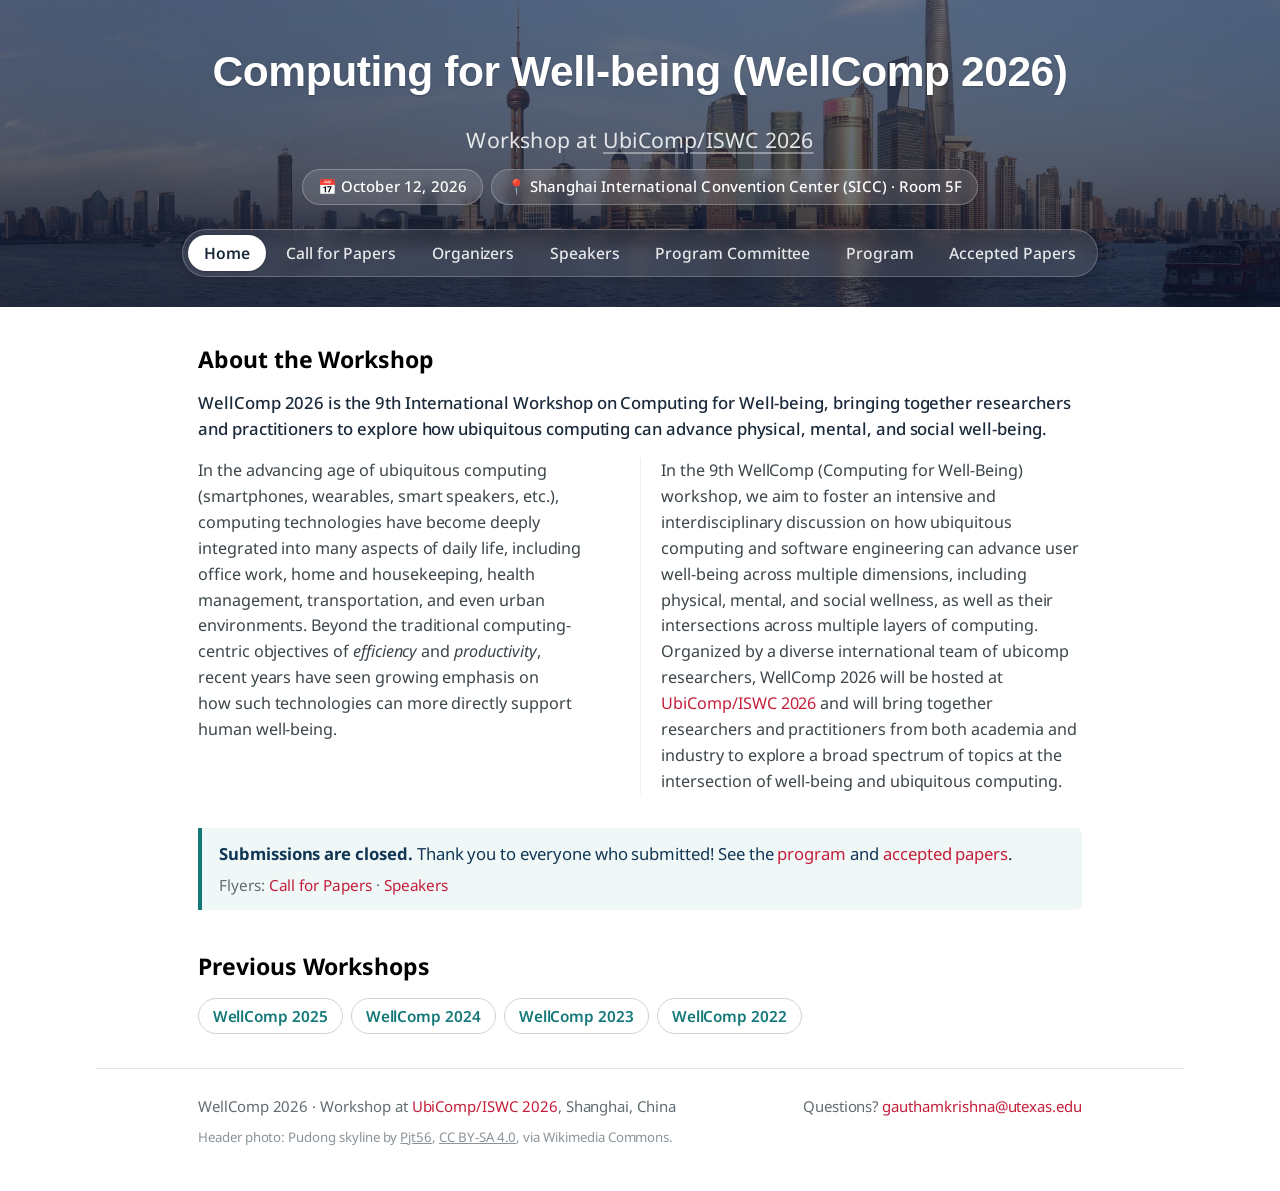
<file: index.html>
<!DOCTYPE html>
<html lang="en-US">
  <head>
    <meta charset="UTF-8" />
    <meta name="viewport" content="width=device-width, initial-scale=1" />
    <meta name="theme-color" content="#157878" />
    <meta
      name="apple-mobile-web-app-status-bar-style"
      content="black-translucent"
    />
    <title>WellComp 2026 | Computing for Well-being Workshop at UbiComp/ISWC 2026</title>
    <meta name="description" content="WellComp 2026, the 9th International Workshop on Computing for Well-being, held at UbiComp/ISWC 2026 in Shanghai, China on October 12, 2026." />
    <link rel="icon" type="image/svg+xml" href="./assets/images/favicon.svg" />
    <link rel="stylesheet" href="./assets/css/style.css?v=" />
    <link rel="stylesheet" href="./assets/css/site.css?v=2026-10" />
  </head>
  <body>
    <a id="skip-to-content" href="#content">Skip to the content.</a>

    <header class="page-header" role="banner">
      <h1 class="project-name">Computing for Well-being (WellComp 2026)</h1>
      <h2 class="project-tagline">Workshop at <a href="https://ubicomp.org/ubicomp-iswc-2026/" target="_blank" rel="noopener">UbiComp/ISWC 2026</a></h2>
      <p class="hero-meta">
        <span>📅 October 12, 2026</span>
        <span>📍 Shanghai International Convention Center (SICC) · Room 5F</span>
      </p>

      <nav class="site-nav" aria-label="Site">
        <a href="./index.html" class="btn" aria-current="page">Home</a>
        <a href="./cfp.html" class="btn">Call for Papers</a>
        <a href="./organizers.html" class="btn">Organizers</a>
        <a href="./speakers.html" class="btn">Speakers</a>
        <a href="./committee.html" class="btn">Program Committee</a>
        <a href="./schedule.html" class="btn">Program</a>
        <a href="./papers.html" class="btn">Accepted Papers</a>
      </nav>
    </header>

    <main id="content" class="main-content" role="main">
      <h2 id="overview">About the Workshop</h2>

      <p class="lead">
        WellComp 2026 is the 9th International Workshop on Computing for Well-being, bringing together
        researchers and practitioners to explore how ubiquitous computing can advance physical, mental,
        and social well-being.
      </p>

      <div class="about">
      <p>
        In the advancing age of ubiquitous computing (smartphones, wearables, smart speakers, etc.),
        computing technologies have become deeply integrated into many aspects of daily life,
        including office work, home and housekeeping, health management, transportation, and even
        urban environments. Beyond the traditional computing-centric objectives of <i>efficiency</i>
        and <i>productivity</i>, recent years have seen growing emphasis on how such technologies
        can more directly support human <span class="nowrap">well-being</span>.
      </p>

      <p>
        In the 9th WellComp (Computing for Well-Being) workshop, we aim to foster an intensive and
        interdisciplinary discussion on how ubiquitous computing and software engineering can advance
        user well-being across multiple dimensions, including physical, mental, and social wellness,
        as well as their intersections across multiple layers of computing. Organized by a diverse
        international team of ubicomp researchers, WellComp 2026 will be hosted at
        <a href="https://ubicomp.org/ubicomp-iswc-2026/">UbiComp/ISWC 2026</a> and will bring together
        researchers and practitioners from both academia and industry to explore a broad spectrum of
        topics at the intersection of well-being and ubiquitous computing.
      </p>
      </div>

      <div class="notice home-notice">
        <p><strong>Submissions are closed.</strong> Thank you to everyone who submitted! See the <a href="./schedule.html">program</a> and <a href="./papers.html">accepted papers</a>.
        <span class="flyers">Flyers: <a href="wellcomp2026_poster.png" target="_blank" rel="noopener">Call for Papers</a> · <a href="wellcomp2026_speakers_poster.png" target="_blank" rel="noopener">Speakers</a></span></p>
      </div>

      <h2 id="previous-workshops">Previous Workshops</h2>
      <div class="pills">
        <a href="https://wellcomp2025.github.io/" target="_blank" rel="noopener">WellComp 2025</a>
        <a href="https://wellcomp2024.github.io/" target="_blank" rel="noopener">WellComp 2024</a>
        <a href="https://wellcomp-workshop.github.io/2023/" target="_blank" rel="noopener">WellComp 2023</a>
        <a href="https://wellcomp-workshop.github.io/2022/" target="_blank" rel="noopener">WellComp 2022</a>
      </div>
    </main>

    <footer class="site-footer">
      <p>WellComp 2026 · Workshop at <a href="https://ubicomp.org/ubicomp-iswc-2026/" target="_blank" rel="noopener">UbiComp/ISWC 2026</a>, Shanghai, China</p>
      <p>Questions? <a href="mailto:gauthamkrishna@utexas.edu">gauthamkrishna@utexas.edu</a></p>
      <p class="credit">Header photo: Pudong skyline by <a href="https://commons.wikimedia.org/wiki/File:PudongSkyline-pjt.jpg" target="_blank" rel="noopener">Pjt56</a>, <a href="https://creativecommons.org/licenses/by-sa/4.0/" target="_blank" rel="noopener">CC BY-SA 4.0</a>, via Wikimedia Commons.</p>
    </footer>
  </body>
</html>
</file>
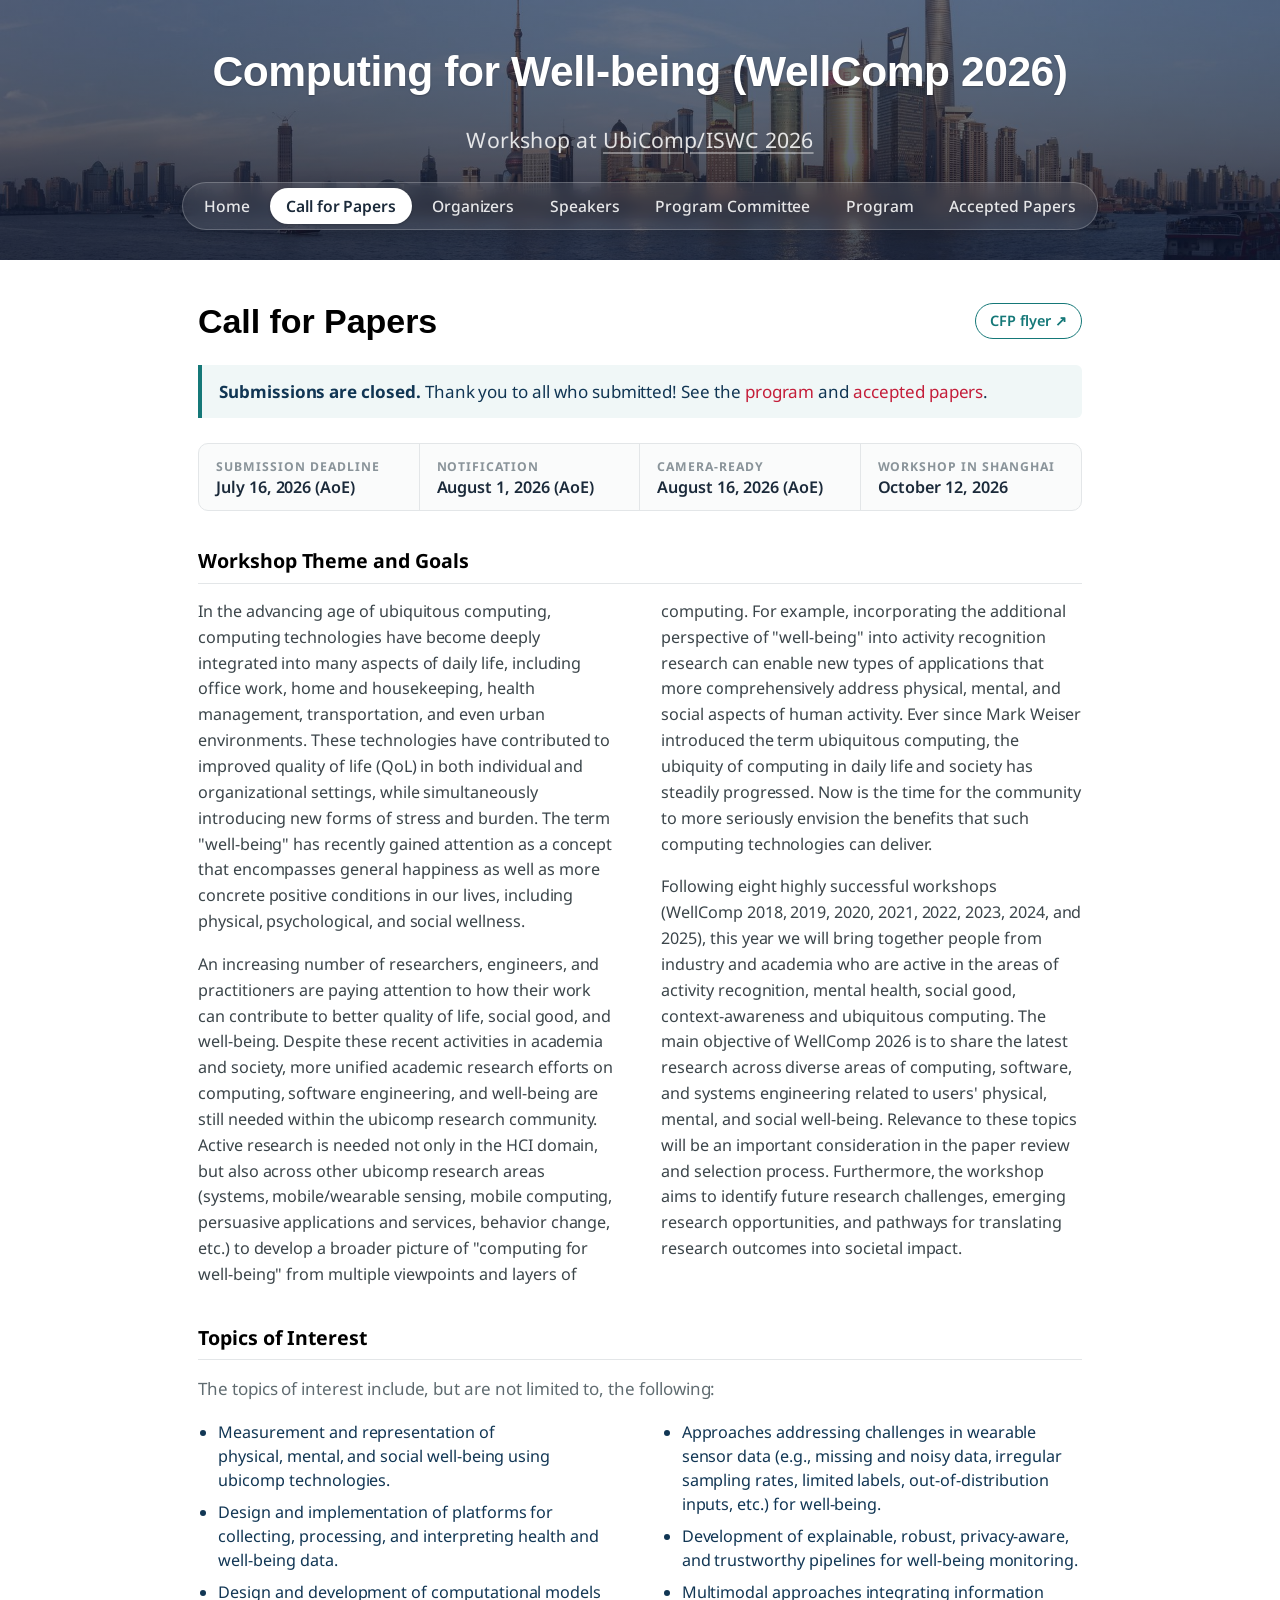
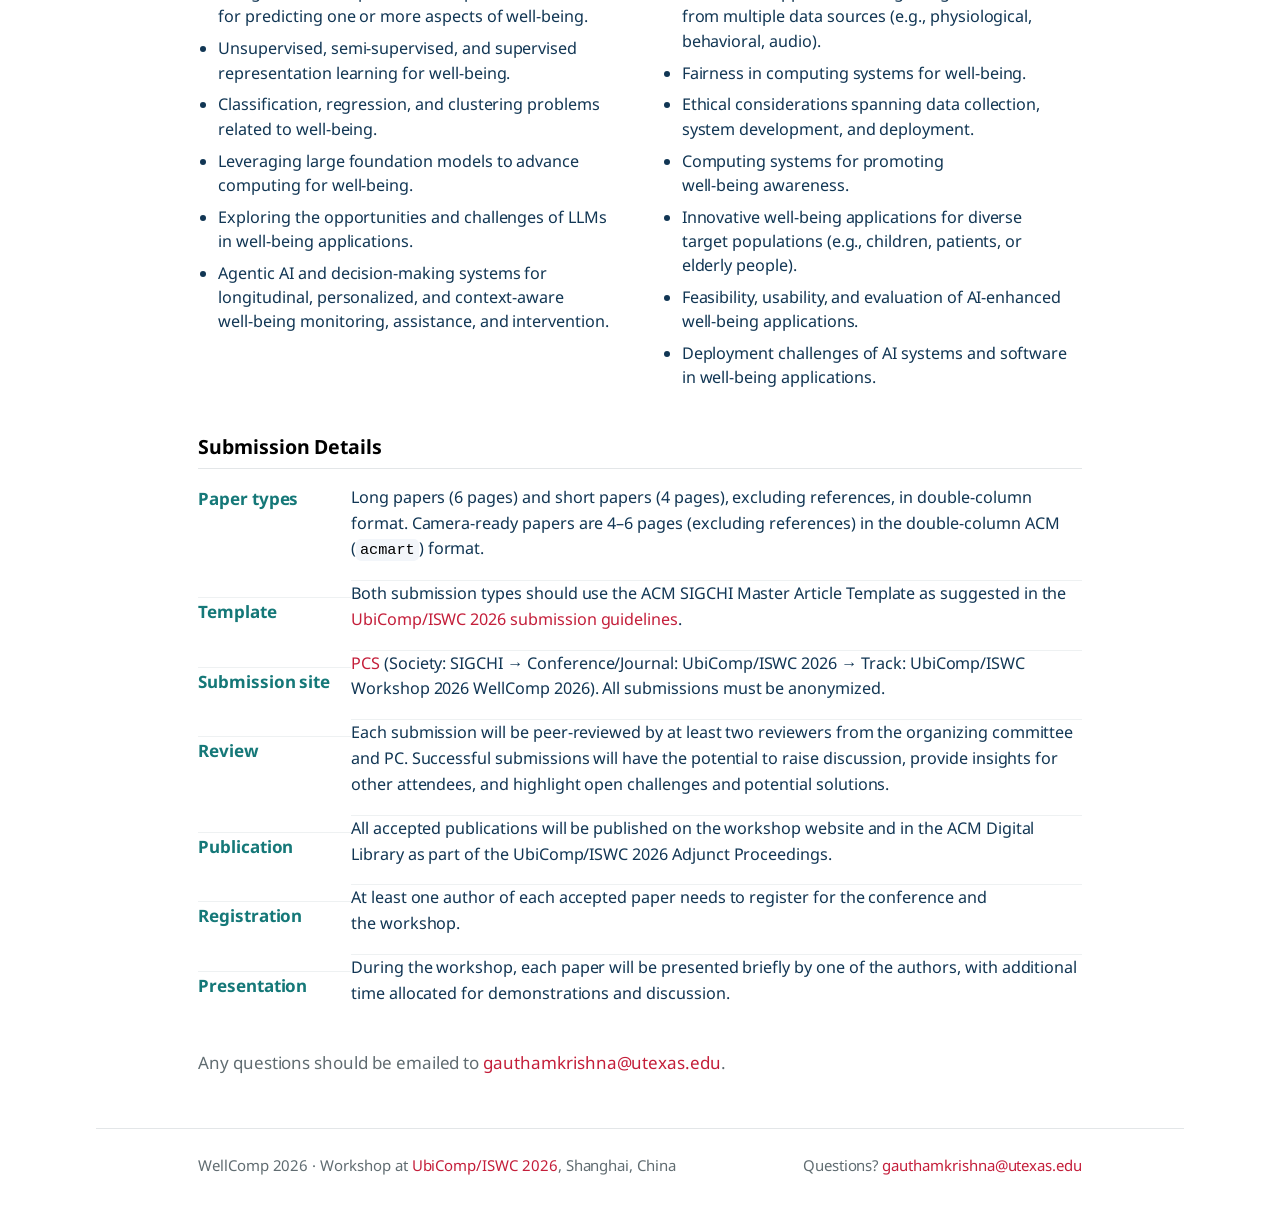
<file: cfp.html>
<!DOCTYPE html>
<html lang="en-US">
  <head>
    <meta charset="UTF-8" />

    <meta name="viewport" content="width=device-width, initial-scale=1" />
    <meta name="theme-color" content="#157878" />
    <meta
      name="apple-mobile-web-app-status-bar-style"
      content="black-translucent"
    />
    <title>Call for Papers | WellComp 2026</title>
    <meta name="description" content="Call for papers for WellComp 2026, the Computing for Well-being workshop at UbiComp/ISWC 2026: topics, submission details, and important dates." />
    <link rel="icon" type="image/svg+xml" href="./assets/images/favicon.svg" />
    <link rel="stylesheet" href="./assets/css/style.css?v=" />
    <link rel="stylesheet" href="./assets/css/site.css?v=2026-10" />
  </head>
  <body>
    <a id="skip-to-content" href="#content">Skip to the content.</a>

    <header class="page-header" role="banner">
      <h1 class="project-name">Computing for Well-being (WellComp 2026)</h1>
      <h2 class="project-tagline">Workshop at <a href="https://ubicomp.org/ubicomp-iswc-2026/" target="_blank" rel="noopener">UbiComp/ISWC 2026</a></h2>

      <nav class="site-nav" aria-label="Site">
        <a href="./index.html" class="btn">Home</a>
        <a href="./cfp.html" class="btn" aria-current="page">Call for Papers</a>
        <a href="./organizers.html" class="btn">Organizers</a>
        <a href="./speakers.html" class="btn">Speakers</a>
        <a href="./committee.html" class="btn">Program Committee</a>
        <a href="./schedule.html" class="btn">Program</a>
        <a href="./papers.html" class="btn">Accepted Papers</a>
      </nav>
    </header>

    <main id="content" class="main-content cfp" role="main">
      <div class="page-title">
        <h1 id="call-for-papers">Call for Papers</h1>
        <a class="pill-link" href="wellcomp2026_poster.png" target="_blank" rel="noopener">CFP flyer ↗</a>
      </div>

      <div class="notice">
        <p><strong>Submissions are closed.</strong> Thank you to all who submitted! See the <a href="./schedule.html">program</a> and <a href="./papers.html">accepted papers</a>.</p>
      </div>

      <div class="facts dates">
        <div class="fact">
          <div><span class="fact-label">Submission Deadline</span><span class="fact-value">July 16, 2026 (AoE)</span></div>
        </div>
        <div class="fact">
          <div><span class="fact-label">Notification</span><span class="fact-value">August 1, 2026 (AoE)</span></div>
        </div>
        <div class="fact">
          <div><span class="fact-label">Camera-ready</span><span class="fact-value">August 16, 2026 (AoE)</span></div>
        </div>
        <div class="fact">
          <div><span class="fact-label">Workshop in Shanghai</span><span class="fact-value">October 12, 2026</span></div>
        </div>
      </div>

      <h2 id="theme">Workshop Theme and Goals</h2>
      <div class="theme">
      <p>
        In the advancing age of ubiquitous computing, computing technologies have become deeply integrated into many aspects of daily life, including office work, home and housekeeping, health management, transportation, and even urban environments. These technologies have contributed to improved quality of life (QoL) in both individual and organizational settings, while simultaneously introducing new forms of stress and burden. The term "well-being" has recently gained attention as a concept that encompasses general happiness as well as more concrete positive conditions in our lives, including physical, psychological, and social wellness.
      </p>
      <p>
        An increasing number of researchers, engineers, and practitioners are paying attention to how their work can contribute to better quality of life, social good, and well-being. Despite these recent activities in academia and society, more unified academic research efforts on computing, software engineering, and well-being are still needed within the ubicomp research community. Active research is needed not only in the HCI domain, but also across other ubicomp research areas (systems, mobile/wearable sensing, mobile computing, persuasive applications and services, behavior change, etc.) to develop a broader picture of "computing for well-being" from multiple viewpoints and layers of computing. For example, incorporating the additional perspective of "well-being" into activity recognition research can enable new types of applications that more comprehensively address physical, mental, and social aspects of human activity. Ever since Mark Weiser introduced the term ubiquitous computing, the ubiquity of computing in daily life and society has steadily progressed. Now is the time for the community to more seriously envision the benefits that such computing technologies can deliver.
      </p>
      <p>
        Following eight highly successful workshops (WellComp 2018, 2019, 2020, 2021, 2022, 2023, 2024, and 2025), this year we will bring together people from industry and academia who are active in the areas of activity recognition, mental health, social good, context-awareness and ubiquitous computing. The main objective of WellComp 2026 is to share the latest research across diverse areas of computing, software, and systems engineering related to users' physical, mental, and social well-being. Relevance to these topics will be an important consideration in the paper review and selection process. Furthermore, the workshop aims to identify future research challenges, emerging research opportunities, and pathways for translating research outcomes into societal impact.
      </p>
      </div>

      <h2 id="topics">Topics of Interest</h2>
      <p class="section-intro">The topics of interest include, but are not limited to, the following:</p>
      <div class="topics">
        <ul>
          <li>Measurement and representation of physical, mental, and social <span class="nowrap">well-being</span> using ubicomp technologies.</li>
          <li>Design and implementation of platforms for collecting, processing, and interpreting health and <span class="nowrap">well-being</span> data.</li>
          <li>Design and development of computational models for predicting one or more aspects of <span class="nowrap">well-being</span>.</li>
          <li>Unsupervised, semi-supervised, and supervised representation learning for <span class="nowrap">well-being</span>.</li>
          <li>Classification, regression, and clustering problems related to <span class="nowrap">well-being</span>.</li>
          <li>Leveraging large foundation models to advance computing for <span class="nowrap">well-being</span>.</li>
          <li>Exploring the opportunities and challenges of LLMs in <span class="nowrap">well-being</span> applications.</li>
          <li>Agentic AI and decision-making systems for longitudinal, personalized, and <span class="nowrap">context-aware</span> <span class="nowrap">well-being</span> monitoring, assistance, and intervention.</li>
        </ul>
        <ul>
          <li>Approaches addressing challenges in wearable sensor data (e.g., missing and noisy data, irregular sampling rates, limited labels, <span class="nowrap">out-of-distribution</span> inputs, etc.) for <span class="nowrap">well-being</span>.</li>
          <li>Development of explainable, robust, <span class="nowrap">privacy-aware</span>, and trustworthy pipelines for <span class="nowrap">well-being</span> monitoring.</li>
          <li>Multimodal approaches integrating information from multiple data sources (e.g., physiological, behavioral, audio).</li>
          <li>Fairness in computing systems for <span class="nowrap">well-being</span>.</li>
          <li>Ethical considerations spanning data collection, system development, and deployment.</li>
          <li>Computing systems for promoting <span class="nowrap">well-being</span> awareness.</li>
          <li>Innovative <span class="nowrap">well-being</span> applications for diverse target populations (e.g., children, patients, or elderly people).</li>
          <li>Feasibility, usability, and evaluation of <span class="nowrap">AI-enhanced</span> <span class="nowrap">well-being</span> applications.</li>
          <li>Deployment challenges of AI systems and software in <span class="nowrap">well-being</span> applications.</li>
        </ul>
      </div>

      <h2 id="submission">Submission Details</h2>
      <dl class="details">
        <dt>Paper types</dt>
        <dd>Long papers (6 pages) and short papers (4 pages), excluding references, in double-column format. Camera-ready papers are 4–6 pages (excluding references) in the double-column ACM (<code>acmart</code>) format.</dd>

        <dt>Template</dt>
        <dd>Both submission types should use the ACM SIGCHI Master Article Template as suggested in the <a href="https://ubicomp.org/ubicomp-iswc-2026/formatting/" target="_blank" rel="noopener">UbiComp/ISWC 2026 submission guidelines</a>.</dd>

        <dt>Submission site</dt>
        <dd><a href="https://new.precisionconference.com/submissions" target="_blank" rel="noopener">PCS</a> (Society: SIGCHI → Conference/Journal: UbiComp/ISWC 2026 → Track: UbiComp/ISWC Workshop 2026 WellComp 2026). All submissions must be anonymized.</dd>

        <dt>Review</dt>
        <dd>Each submission will be peer-reviewed by at least two reviewers from the organizing committee and PC. Successful submissions will have the potential to raise discussion, provide insights for other attendees, and highlight open challenges and potential solutions.</dd>

        <dt>Publication</dt>
        <dd>All accepted publications will be published on the workshop website and in the ACM Digital Library as part of the UbiComp/ISWC 2026 Adjunct Proceedings.</dd>

        <dt>Registration</dt>
        <dd>At least one author of each accepted paper needs to register for the conference and the workshop.</dd>

        <dt>Presentation</dt>
        <dd>During the workshop, each paper will be presented briefly by one of the authors, with additional time allocated for demonstrations and discussion.</dd>
      </dl>

      <p class="muted-note">Any questions should be emailed to <a href="mailto:gauthamkrishna@utexas.edu">gauthamkrishna@utexas.edu</a>.</p>
    </main>

    <footer class="site-footer">
      <p>WellComp 2026 · Workshop at <a href="https://ubicomp.org/ubicomp-iswc-2026/" target="_blank" rel="noopener">UbiComp/ISWC 2026</a>, Shanghai, China</p>
      <p>Questions? <a href="mailto:gauthamkrishna@utexas.edu">gauthamkrishna@utexas.edu</a></p>
    </footer>
  </body>
</html>
</file>
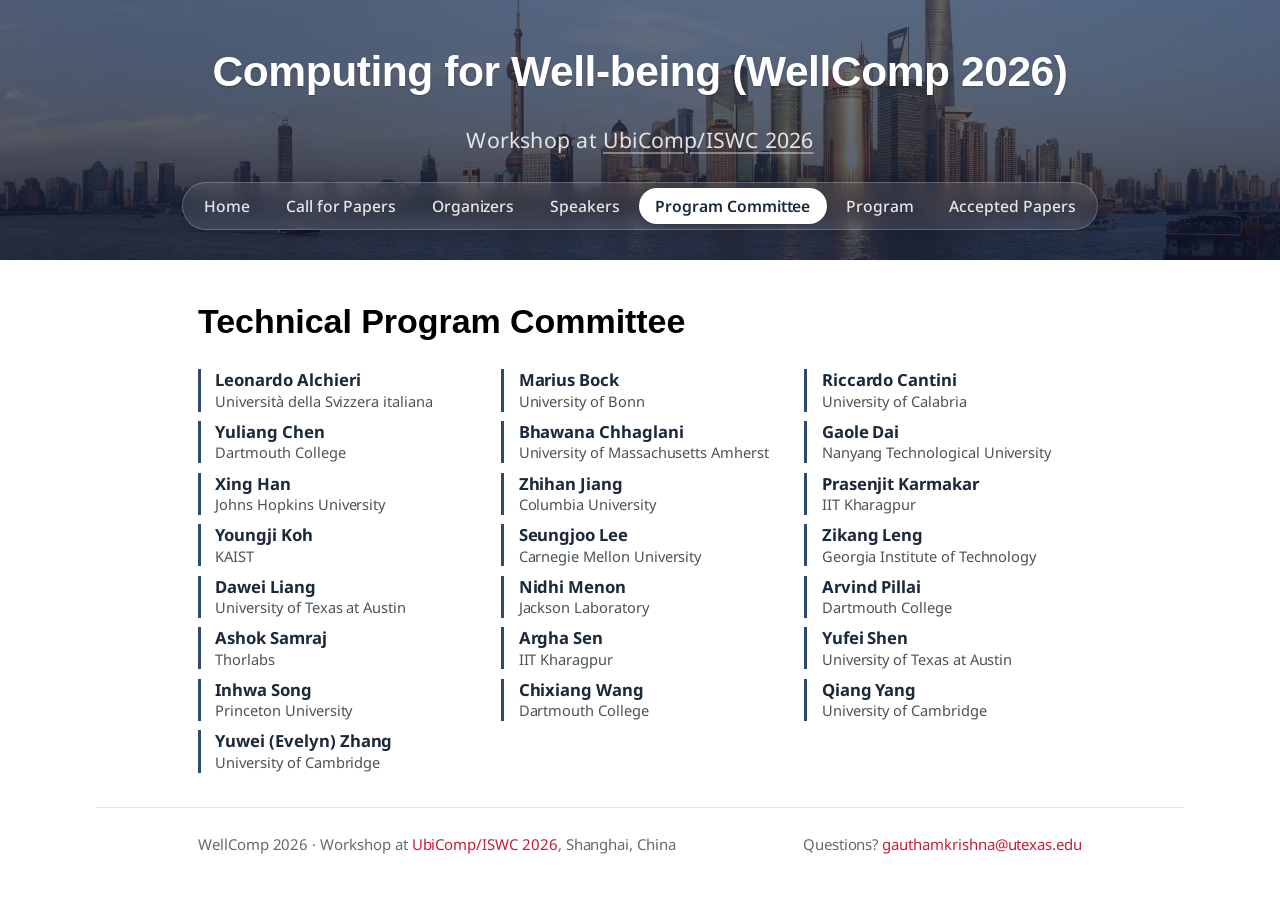
<file: committee.html>
<!--Todo: update organizers-->

<!DOCTYPE html>
<html lang="en-US">
  <head>
    <meta charset="UTF-8" />

    <meta name="viewport" content="width=device-width, initial-scale=1" />
    <meta name="theme-color" content="#157878" />
    <meta
      name="apple-mobile-web-app-status-bar-style"
      content="black-translucent"
    />
    <title>Program Committee | WellComp 2026</title>
    <meta name="description" content="Technical program committee of the WellComp 2026 workshop at UbiComp/ISWC 2026." />
    <link rel="icon" type="image/svg+xml" href="./assets/images/favicon.svg" />
    <link rel="stylesheet" href="./assets/css/style.css?v=" />
    <link rel="stylesheet" href="./assets/css/site.css?v=2026-10" />
  </head>
  <body>
    <a id="skip-to-content" href="#content">Skip to the content.</a>

    <header class="page-header" role="banner">
      <h1 class="project-name">Computing for Well-being (WellComp 2026)</h1>
      <h2 class="project-tagline">Workshop at <a href="https://ubicomp.org/ubicomp-iswc-2026/" target="_blank" rel="noopener">UbiComp/ISWC 2026</a></h2>

      <nav class="site-nav" aria-label="Site">
        <a href="./index.html" class="btn">Home</a>
        <a href="./cfp.html" class="btn">Call for Papers</a>
        <a href="./organizers.html" class="btn">Organizers</a>
        <a href="./speakers.html" class="btn">Speakers</a>
        <a href="./committee.html" class="btn" aria-current="page">Program Committee</a>
        <a href="./schedule.html" class="btn">Program</a>
        <a href="./papers.html" class="btn">Accepted Papers</a>
      </nav>
    </header>

    <main id="content" class="main-content" role="main">
      <h1 id="technical-program-committee">Technical Program Committee</h1>
      <ul class="steering-list committee-list">
        <li><strong>Leonardo Alchieri</strong><span>Università della Svizzera italiana</span></li>
        <li><strong>Marius Bock</strong><span>University of Bonn</span></li>
        <li><strong>Riccardo Cantini</strong><span>University of Calabria</span></li>
        <li><strong>Yuliang Chen</strong><span>Dartmouth College</span></li>
        <li><strong>Bhawana Chhaglani</strong><span>University of Massachusetts Amherst</span></li>
        <li><strong>Gaole Dai</strong><span>Nanyang Technological University</span></li>
        <li><strong>Xing Han</strong><span>Johns Hopkins University</span></li>
        <li><strong>Zhihan Jiang</strong><span>Columbia University</span></li>
        <li><strong>Prasenjit Karmakar</strong><span>IIT Kharagpur</span></li>
        <li><strong>Youngji Koh</strong><span>KAIST</span></li>
        <li><strong>Seungjoo Lee</strong><span>Carnegie Mellon University</span></li>
        <li><strong>Zikang Leng</strong><span>Georgia Institute of Technology</span></li>
        <li><strong>Dawei Liang</strong><span>University of Texas at Austin</span></li>
        <li><strong>Nidhi Menon</strong><span>Jackson Laboratory</span></li>
        <li><strong>Arvind Pillai</strong><span>Dartmouth College</span></li>
        <li><strong>Ashok Samraj</strong><span>Thorlabs</span></li>
        <li><strong>Argha Sen</strong><span>IIT Kharagpur</span></li>
        <li><strong>Yufei Shen</strong><span>University of Texas at Austin</span></li>
        <li><strong>Inhwa Song</strong><span>Princeton University</span></li>
        <li><strong>Chixiang Wang</strong><span>Dartmouth College</span></li>
        <li><strong>Qiang Yang</strong><span>University of Cambridge</span></li>
        <li><strong>Yuwei (Evelyn) Zhang</strong><span>University of Cambridge</span></li>
      </ul>
    </main>

    <footer class="site-footer">
      <p>WellComp 2026 · Workshop at <a href="https://ubicomp.org/ubicomp-iswc-2026/" target="_blank" rel="noopener">UbiComp/ISWC 2026</a>, Shanghai, China</p>
      <p>Questions? <a href="mailto:gauthamkrishna@utexas.edu">gauthamkrishna@utexas.edu</a></p>
    </footer>
  </body>
</html>
</file>
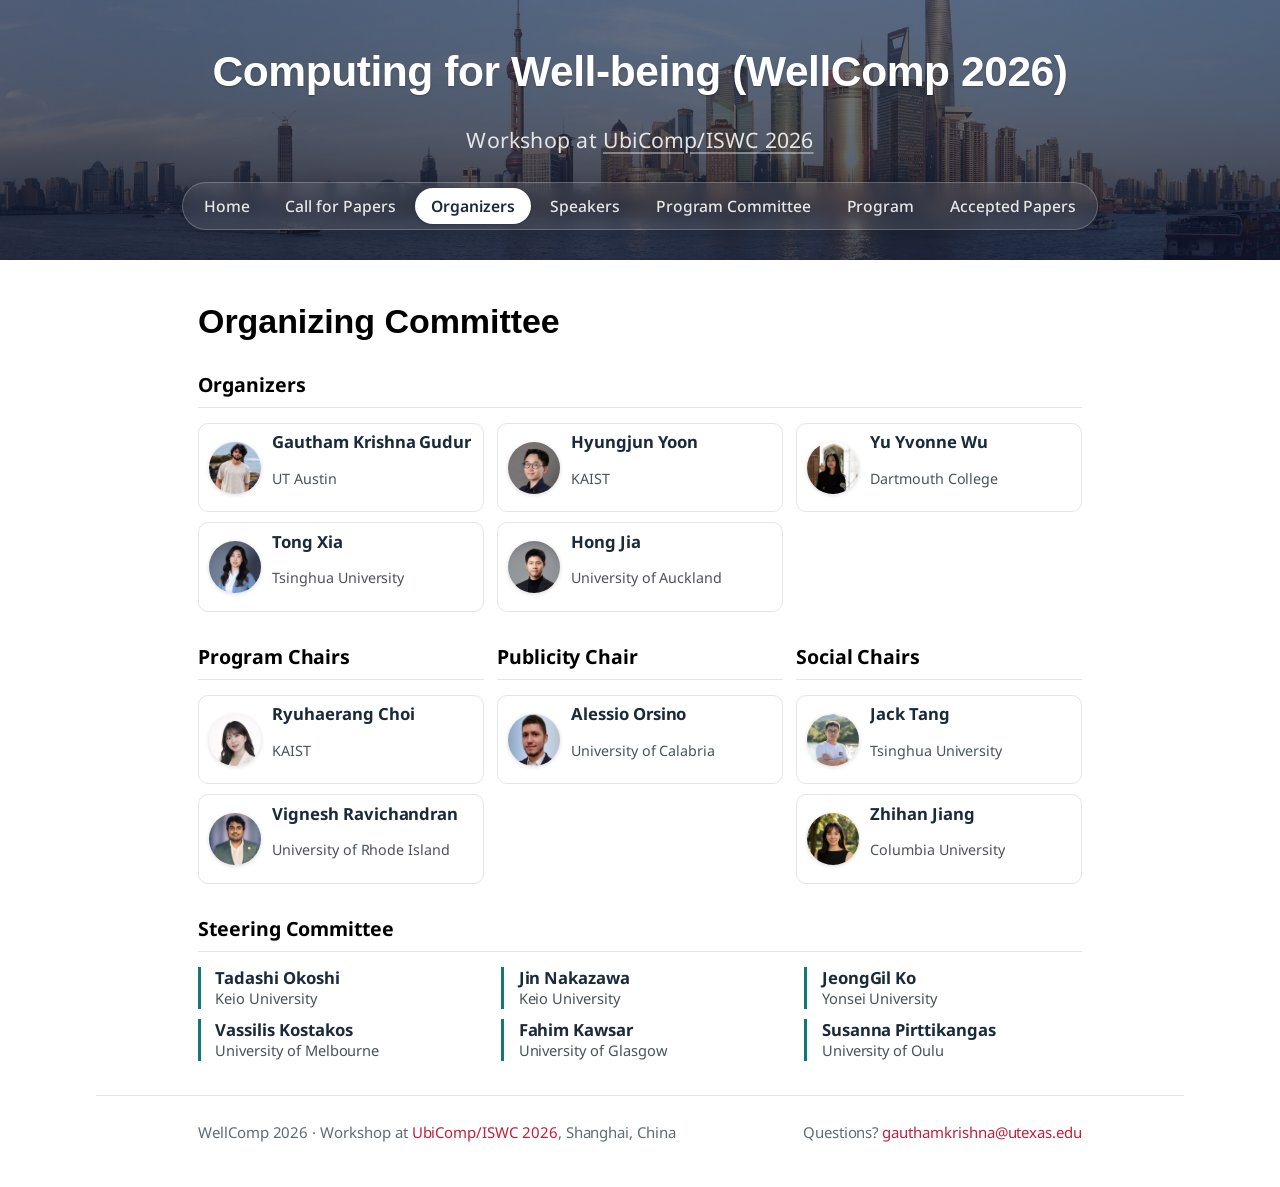
<file: organizers.html>
<!DOCTYPE html>
<html lang="en-US">
  <head>
    <meta charset="UTF-8" />

    <meta name="viewport" content="width=device-width, initial-scale=1" />
    <meta name="theme-color" content="#157878" />
    <meta
      name="apple-mobile-web-app-status-bar-style"
      content="black-translucent"
    />
    <title>Organizers | WellComp 2026</title>
    <meta name="description" content="Organizing committee, program chairs, and steering committee of the WellComp 2026 workshop at UbiComp/ISWC 2026." />
    <link rel="icon" type="image/svg+xml" href="./assets/images/favicon.svg" />
    <link rel="stylesheet" href="./assets/css/style.css?v=" />
    <link rel="stylesheet" href="./assets/css/site.css?v=2026-10" />
  </head>
  <body>
    <a id="skip-to-content" href="#content">Skip to the content.</a>

    <header class="page-header" role="banner">
      <h1 class="project-name">Computing for Well-being (WellComp 2026)</h1>
      <h2 class="project-tagline">Workshop at <a href="https://ubicomp.org/ubicomp-iswc-2026/" target="_blank" rel="noopener">UbiComp/ISWC 2026</a></h2>

      <nav class="site-nav" aria-label="Site">
        <a href="./index.html" class="btn">Home</a>
        <a href="./cfp.html" class="btn">Call for Papers</a>
        <a href="./organizers.html" class="btn" aria-current="page">Organizers</a>
        <a href="./speakers.html" class="btn">Speakers</a>
        <a href="./committee.html" class="btn">Program Committee</a>
        <a href="./schedule.html" class="btn">Program</a>
        <a href="./papers.html" class="btn">Accepted Papers</a>
      </nav>
    </header>

    <main id="content" class="main-content" role="main">
      <h1 id="organizing-committee">Organizing Committee</h1>

      <section class="role">
        <h2 id="workshop-organizers">Organizers</h2>
        <div class="people-grid">
          <div class="person">
            <img src="./assets/images/organizers/gautham.jpg" alt="Gautham Krishna Gudur" width="64" height="64" loading="lazy" />
            <div class="person-text">
            <p class="person-name"><a href="https://gauthamkrishna-g.github.io/" target="_blank" rel="noopener">Gautham Krishna Gudur</a></p>
            <p class="person-aff">UT Austin</p>
            </div>
          </div>
          <div class="person">
            <img src="./assets/images/organizers/hyungjun.jpg" alt="Hyungjun Yoon" width="64" height="64" loading="lazy" />
            <div class="person-text">
            <p class="person-name"><a href="https://hjyoon.com/" target="_blank" rel="noopener">Hyungjun Yoon</a></p>
            <p class="person-aff">KAIST</p>
            </div>
          </div>
          <div class="person">
            <img src="./assets/images/organizers/yvonne.jpg" alt="Yu Yvonne Wu" width="64" height="64" loading="lazy" />
            <div class="person-text">
            <p class="person-name"><a href="https://yvonneywu.github.io/" target="_blank" rel="noopener">Yu Yvonne Wu</a></p>
            <p class="person-aff">Dartmouth College</p>
            </div>
          </div>
          <div class="person">
            <img src="./assets/images/organizers/tongxia.jpg" alt="Tong Xia" width="64" height="64" loading="lazy" />
            <div class="person-text">
            <p class="person-name"><a href="https://vsph.tsinghua.edu.cn/en/info/1010/1884.htm" target="_blank" rel="noopener">Tong Xia</a></p>
            <p class="person-aff">Tsinghua University</p>
            </div>
          </div>
          <div class="person">
            <img src="./assets/images/organizers/hong.jpg" alt="Hong Jia" width="64" height="64" loading="lazy" />
            <div class="person-text">
            <p class="person-name"><a href="https://h-jia.github.io/" target="_blank" rel="noopener">Hong Jia</a></p>
            <p class="person-aff">University of Auckland</p>
            </div>
          </div>
        </div>
      </section>

      <div class="role-row">
        <section class="role">
        <h2 id="program-chairs">Program Chairs</h2>
        <div class="people-grid">
          <div class="person">
            <img src="./assets/images/organizers/ryuhaerang.jpg" alt="Ryuhaerang Choi" width="64" height="64" loading="lazy" />
            <div class="person-text">
            <p class="person-name"><a href="https://ryuhaerang.github.io/ryuhaerangchoi/" target="_blank" rel="noopener">Ryuhaerang Choi</a></p>
            <p class="person-aff">KAIST</p>
            </div>
          </div>
          <div class="person">
            <img src="./assets/images/organizers/vignesh.jpg" alt="Vignesh Ravichandran" width="64" height="64" loading="lazy" />
            <div class="person-text">
            <p class="person-name"><a href="https://scholar.google.com/citations?hl=en&amp;user=aaw2tWIAAAAJ" target="_blank" rel="noopener">Vignesh Ravichandran</a></p>
            <p class="person-aff">University of Rhode Island</p>
            </div>
          </div>
        </div>
        </section>
        <section class="role">
        <h2 id="publicity-chair">Publicity Chair</h2>
        <div class="people-grid">
          <div class="person">
            <img src="./assets/images/organizers/alessio.jpg" alt="Alessio Orsino" width="64" height="64" loading="lazy" />
            <div class="person-text">
            <p class="person-name"><a href="https://scalab.dimes.unical.it/orsino/" target="_blank" rel="noopener">Alessio Orsino</a></p>
            <p class="person-aff">University of Calabria</p>
            </div>
          </div>
        </div>
        </section>
        <section class="role">
        <h2 id="social-chairs">Social Chairs</h2>
        <div class="people-grid">
          <div class="person">
            <img src="./assets/images/organizers/jack.jpg" alt="Jack Tang" width="64" height="64" loading="lazy" />
            <div class="person-text">
            <p class="person-name"><a href="https://mcjacktang.github.io/" target="_blank" rel="noopener">Jack Tang</a></p>
            <p class="person-aff">Tsinghua University</p>
            </div>
          </div>
          <div class="person">
            <img src="./assets/images/organizers/zhihan.jpg" alt="Zhihan Jiang" width="64" height="64" loading="lazy" />
            <div class="person-text">
            <p class="person-name"><a href="https://zhihanjiang.com/" target="_blank" rel="noopener">Zhihan Jiang</a></p>
            <p class="person-aff">Columbia University</p>
            </div>
          </div>
        </div>
        </section>
      </div>

      <section class="steering">
        <h2 id="steering-committee">Steering Committee</h2>
        <ul class="steering-list">
          <li><strong>Tadashi Okoshi</strong><span>Keio University</span></li>
          <li><strong>Jin Nakazawa</strong><span>Keio University</span></li>
          <li><strong>JeongGil Ko</strong><span>Yonsei University</span></li>
          <li><strong>Vassilis Kostakos</strong><span>University of Melbourne</span></li>
          <li><strong>Fahim Kawsar</strong><span>University of Glasgow</span></li>
          <li><strong>Susanna Pirttikangas</strong><span>University of Oulu</span></li>
        </ul>
      </section>
    </main>

    <footer class="site-footer">
      <p>WellComp 2026 · Workshop at <a href="https://ubicomp.org/ubicomp-iswc-2026/" target="_blank" rel="noopener">UbiComp/ISWC 2026</a>, Shanghai, China</p>
      <p>Questions? <a href="mailto:gauthamkrishna@utexas.edu">gauthamkrishna@utexas.edu</a></p>
    </footer>
  </body>
</html>
</file>
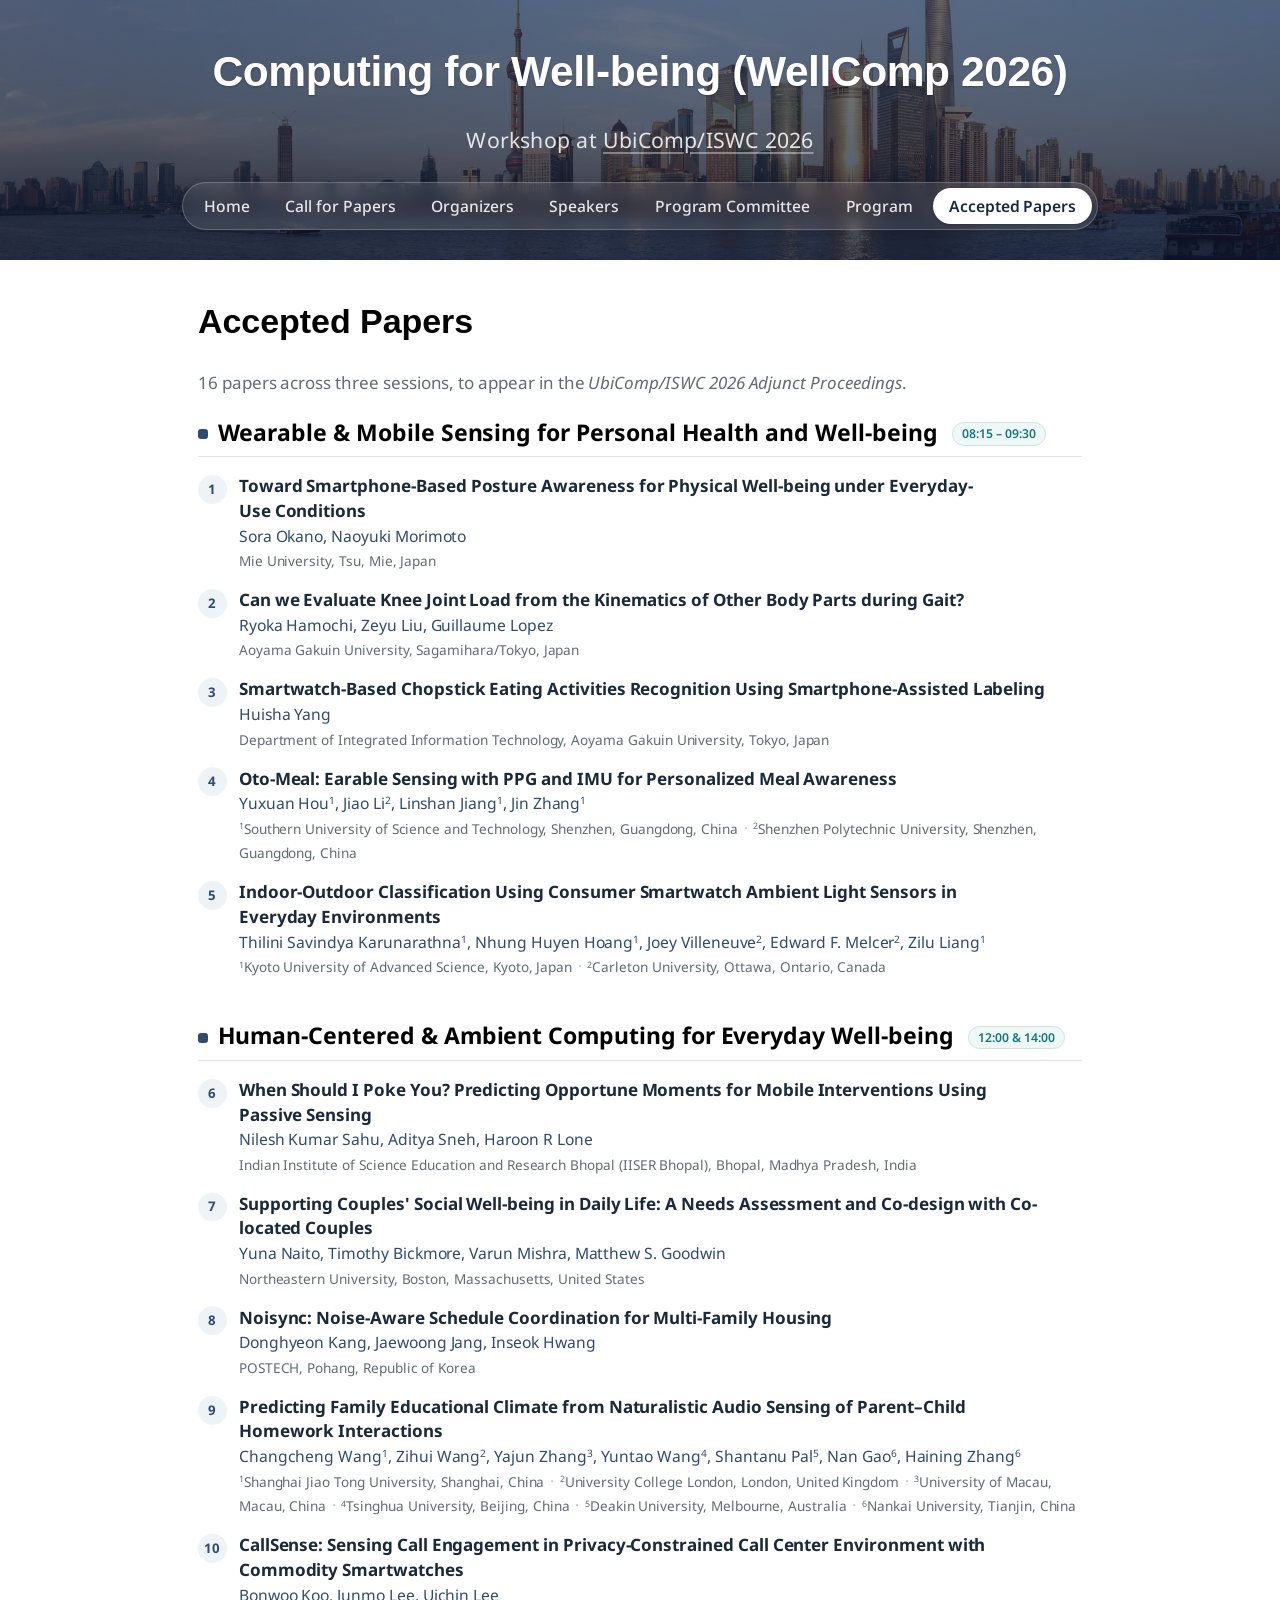
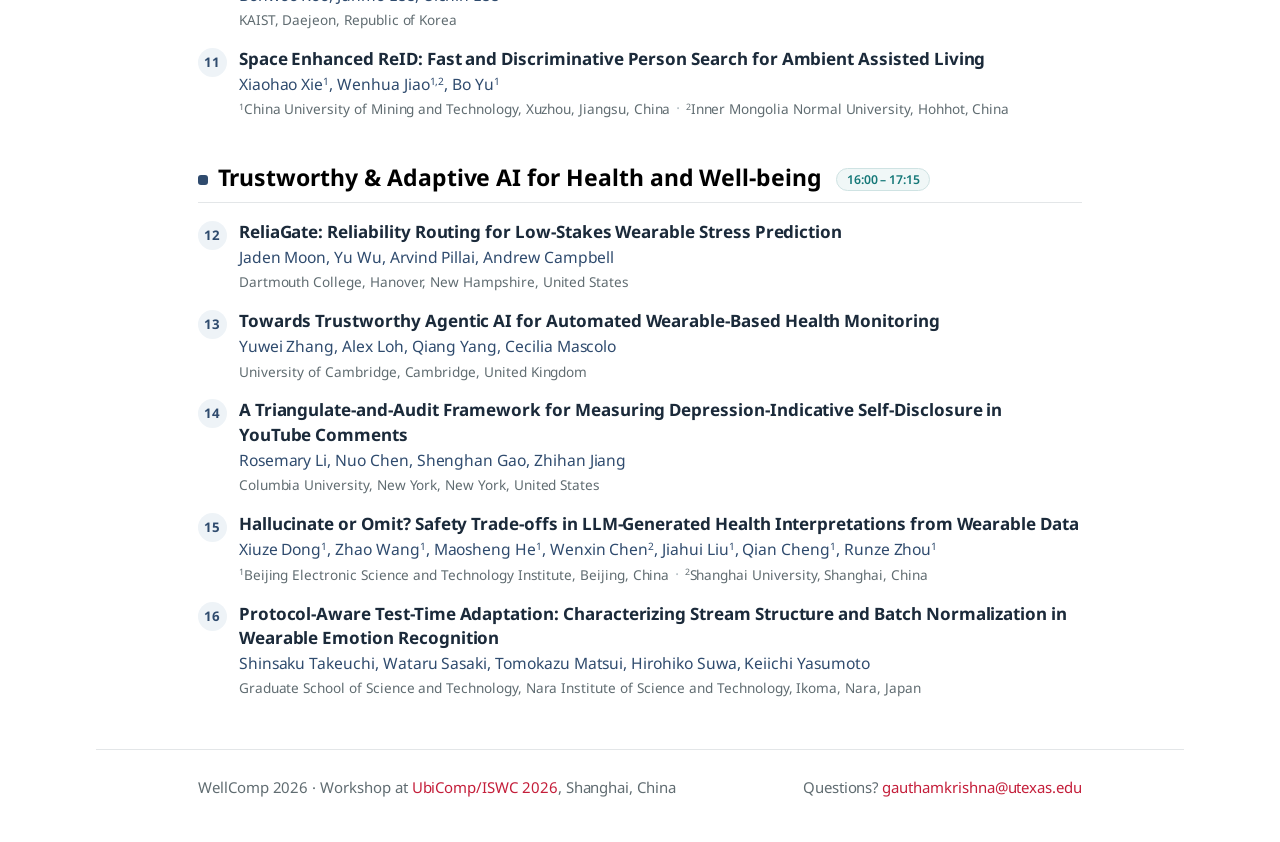
<file: papers.html>
<!DOCTYPE html>
<html lang="en-US">
  <head>
    <meta charset="UTF-8" />

    <meta name="viewport" content="width=device-width, initial-scale=1" />
    <meta name="theme-color" content="#157878" />
    <meta
      name="apple-mobile-web-app-status-bar-style"
      content="black-translucent"
    />
    <title>Accepted Papers | WellComp 2026</title>
    <meta name="description" content="Accepted papers at WellComp 2026, to appear in the UbiComp/ISWC 2026 Adjunct Proceedings." />
    <link rel="icon" type="image/svg+xml" href="./assets/images/favicon.svg" />
    <link rel="stylesheet" href="./assets/css/style.css?v=" />
    <link rel="stylesheet" href="./assets/css/site.css?v=2026-10" />
  </head>
  <body>
    <a id="skip-to-content" href="#content">Skip to the content.</a>

    <header class="page-header" role="banner">
      <h1 class="project-name">Computing for Well-being (WellComp 2026)</h1>
      <h2 class="project-tagline">Workshop at <a href="https://ubicomp.org/ubicomp-iswc-2026/" target="_blank" rel="noopener">UbiComp/ISWC 2026</a></h2>

      <nav class="site-nav" aria-label="Site">
        <a href="./index.html" class="btn">Home</a>
        <a href="./cfp.html" class="btn">Call for Papers</a>
        <a href="./organizers.html" class="btn">Organizers</a>
        <a href="./speakers.html" class="btn">Speakers</a>
        <a href="./committee.html" class="btn">Program Committee</a>
        <a href="./schedule.html" class="btn">Program</a>
        <a href="./papers.html" class="btn" aria-current="page">Accepted Papers</a>
      </nav>
    </header>

    <main id="content" class="main-content papers" role="main">
      <h1 id="accepted-papers">Accepted Papers</h1>
      <p class="section-intro">16 papers across three sessions, to appear in the <em>UbiComp/ISWC 2026 Adjunct Proceedings</em>.</p>

      <div>

        <h2 id="session-1">Wearable &amp; Mobile Sensing for Personal Health and Well-being <a class="slot" href="./schedule.html#session-1">08:15 – 09:30</a></h2>

        <p>
          <b>Toward Smartphone-Based Posture Awareness for Physical Well-being under Everyday-Use Conditions</b><br>
          <span>Sora Okano, Naoyuki Morimoto</span><br>
          <small>Mie University, Tsu, Mie, Japan</small>
        </p>

        <p>
          <b>Can we Evaluate Knee Joint Load from the Kinematics of Other Body Parts during Gait?</b><br>
          <span>Ryoka Hamochi, Zeyu Liu, Guillaume Lopez</span><br>
          <small>Aoyama Gakuin University, Sagamihara/Tokyo, Japan</small>
        </p>

        <p>
          <b>Smartwatch-Based Chopstick Eating Activities Recognition Using Smartphone-Assisted Labeling</b><br>
          <span>Huisha Yang</span><br>
          <small>Department of Integrated Information Technology, Aoyama Gakuin University, Tokyo, Japan</small>
        </p>

        <p>
          <b>Oto-Meal: Earable Sensing with PPG and IMU for Personalized Meal Awareness</b><br>
          <span>Yuxuan Hou<sup>1</sup>, Jiao Li<sup>2</sup>, Linshan Jiang<sup>1</sup>, Jin Zhang<sup>1</sup></span><br>
          <small><sup>1</sup>Southern University of Science and Technology, Shenzhen, Guangdong, China <span class="sep">·</span> <sup>2</sup>Shenzhen Polytechnic University, Shenzhen, Guangdong, China</small>
        </p>

        <p>
          <b>Indoor-Outdoor Classification Using Consumer Smartwatch Ambient Light Sensors in Everyday Environments</b><br>
          <span>Thilini Savindya Karunarathna<sup>1</sup>, Nhung Huyen Hoang<sup>1</sup>, Joey Villeneuve<sup>2</sup>, Edward F. Melcer<sup>2</sup>, Zilu Liang<sup>1</sup></span><br>
          <small><sup>1</sup>Kyoto University of Advanced Science, Kyoto, Japan <span class="sep">·</span> <sup>2</sup>Carleton University, Ottawa, Ontario, Canada</small>
        </p>


        <h2 id="session-2">Human-Centered &amp; Ambient Computing for Everyday Well-being <a class="slot" href="./schedule.html#session-2">12:00 &amp; 14:00</a></h2>

        <p>
          <b>When Should I Poke You? Predicting Opportune Moments for Mobile Interventions Using Passive Sensing</b><br>
          <span>Nilesh Kumar Sahu, Aditya Sneh, Haroon R Lone</span><br>
          <small>Indian Institute of Science Education and Research Bhopal (IISER Bhopal), Bhopal, Madhya Pradesh, India</small>
        </p>

        <p>
          <b>Supporting Couples' Social Well-being in Daily Life: A Needs Assessment and Co-design with Co-located Couples</b><br>
          <span>Yuna Naito, Timothy Bickmore, Varun Mishra, Matthew S. Goodwin</span><br>
          <small>Northeastern University, Boston, Massachusetts, United States</small>
        </p>

        <p>
          <b>Noisync: Noise-Aware Schedule Coordination for Multi-Family Housing</b><br>
          <span>Donghyeon Kang, Jaewoong Jang, Inseok Hwang</span><br>
          <small>POSTECH, Pohang, Republic of Korea</small>
        </p>

        <p>
          <b>Predicting Family Educational Climate from Naturalistic Audio Sensing of Parent–Child Homework Interactions</b><br>
          <span>Changcheng Wang<sup>1</sup>, Zihui Wang<sup>2</sup>, Yajun Zhang<sup>3</sup>, Yuntao Wang<sup>4</sup>, Shantanu Pal<sup>5</sup>, Nan Gao<sup>6</sup>, Haining Zhang<sup>6</sup></span><br>
          <small><sup>1</sup>Shanghai Jiao Tong University, Shanghai, China <span class="sep">·</span> <sup>2</sup>University College London, London, United Kingdom <span class="sep">·</span> <sup>3</sup>University of Macau, Macau, China <span class="sep">·</span> <sup>4</sup>Tsinghua University, Beijing, China <span class="sep">·</span> <sup>5</sup>Deakin University, Melbourne, Australia <span class="sep">·</span> <sup>6</sup>Nankai University, Tianjin, China</small>
        </p>

        <p>
          <b>CallSense: Sensing Call Engagement in Privacy-Constrained Call Center Environment with Commodity Smartwatches</b><br>
          <span>Bonwoo Koo, Junmo Lee, Uichin Lee</span><br>
          <small>KAIST, Daejeon, Republic of Korea</small>
        </p>

        <p>
          <b>Space Enhanced ReID: Fast and Discriminative Person Search for Ambient Assisted Living</b><br>
          <span>Xiaohao Xie<sup>1</sup>, Wenhua Jiao<sup>1,2</sup>, Bo Yu<sup>1</sup></span><br>
          <small><sup>1</sup>China University of Mining and Technology, Xuzhou, Jiangsu, China <span class="sep">·</span> <sup>2</sup>Inner Mongolia Normal University, Hohhot, China</small>
        </p>


        <h2 id="session-3">Trustworthy &amp; Adaptive AI for Health and Well-being <a class="slot" href="./schedule.html#session-3">16:00 – 17:15</a></h2>

        <p>
          <b>ReliaGate: Reliability Routing for Low-Stakes Wearable Stress Prediction</b><br>
          <span>Jaden Moon, Yu Wu, Arvind Pillai, Andrew Campbell</span><br>
          <small>Dartmouth College, Hanover, New Hampshire, United States</small>
        </p>

        <p>
          <b>Towards Trustworthy Agentic AI for Automated Wearable-Based Health Monitoring</b><br>
          <span>Yuwei Zhang, Alex Loh, Qiang Yang, Cecilia Mascolo</span><br>
          <small>University of Cambridge, Cambridge, United Kingdom</small>
        </p>

        <p>
          <b>A Triangulate-and-Audit Framework for Measuring Depression-Indicative Self-Disclosure in YouTube Comments</b><br>
          <span>Rosemary Li, Nuo Chen, Shenghan Gao, Zhihan Jiang</span><br>
          <small>Columbia University, New York, New York, United States</small>
        </p>

        <p>
          <b>Hallucinate or Omit? Safety Trade-offs in LLM-Generated Health Interpretations from Wearable Data</b><br>
          <span>Xiuze Dong<sup>1</sup>, Zhao Wang<sup>1</sup>, Maosheng He<sup>1</sup>, Wenxin Chen<sup>2</sup>, Jiahui Liu<sup>1</sup>, Qian Cheng<sup>1</sup>, Runze Zhou<sup>1</sup></span><br>
          <small><sup>1</sup>Beijing Electronic Science and Technology Institute, Beijing, China <span class="sep">·</span> <sup>2</sup>Shanghai University, Shanghai, China</small>
        </p>

        <p>
          <b>Protocol-Aware Test-Time Adaptation: Characterizing Stream Structure and Batch Normalization in Wearable Emotion Recognition</b><br>
          <span>Shinsaku Takeuchi, Wataru Sasaki, Tomokazu Matsui, Hirohiko Suwa, Keiichi Yasumoto</span><br>
          <small>Graduate School of Science and Technology, Nara Institute of Science and Technology, Ikoma, Nara, Japan</small>
        </p>

      </div>
    </main>

    <footer class="site-footer">
      <p>WellComp 2026 · Workshop at <a href="https://ubicomp.org/ubicomp-iswc-2026/" target="_blank" rel="noopener">UbiComp/ISWC 2026</a>, Shanghai, China</p>
      <p>Questions? <a href="mailto:gauthamkrishna@utexas.edu">gauthamkrishna@utexas.edu</a></p>
    </footer>
  </body>
</html>
</file>
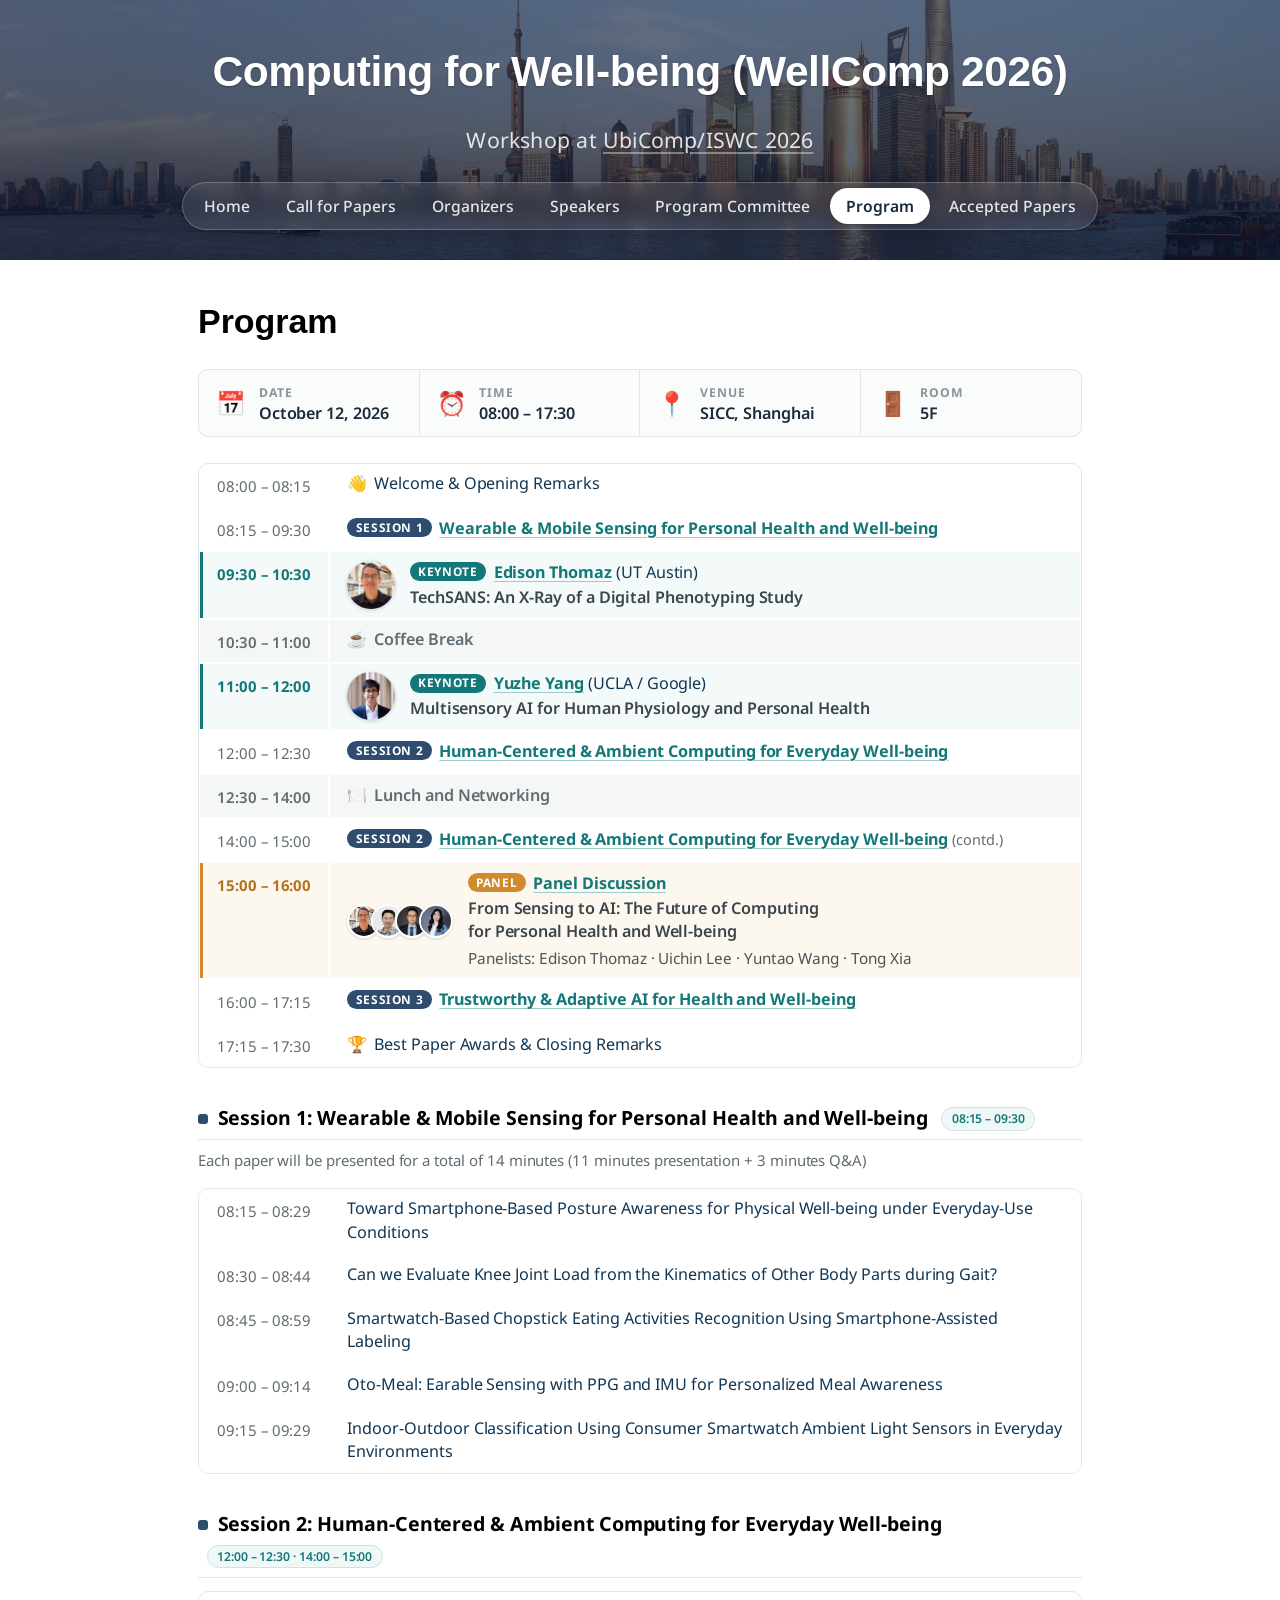
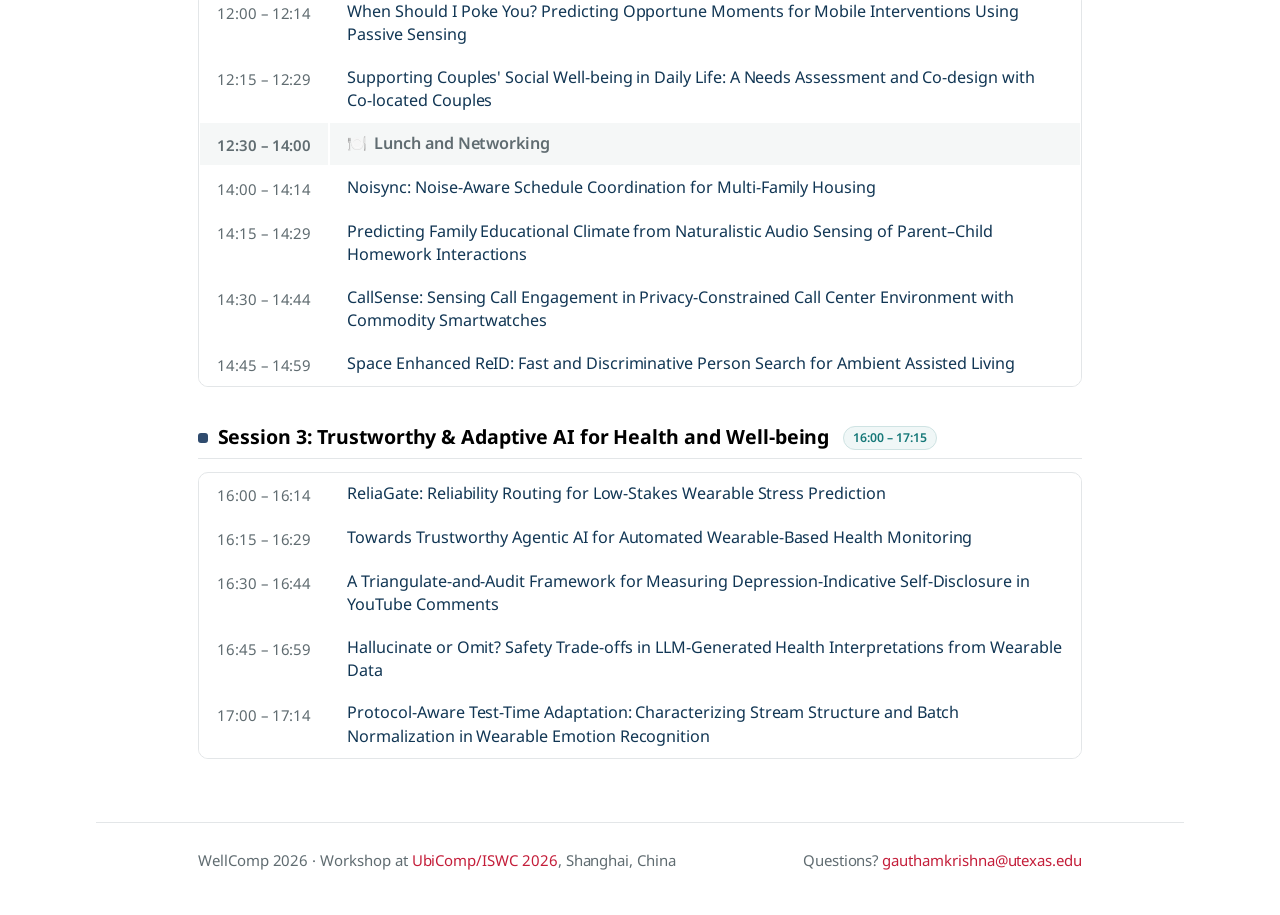
<file: schedule.html>
<!DOCTYPE html>
<html lang="en-US">
  <head>
    <meta charset="UTF-8" />
    <meta name="viewport" content="width=device-width, initial-scale=1" />
    <meta name="theme-color" content="#157878" />
    <meta name="apple-mobile-web-app-status-bar-style" content="black-translucent" />
    <title>Program | WellComp 2026</title>
    <meta name="description" content="Full-day program for WellComp 2026 at UbiComp/ISWC 2026: keynotes, paper sessions, and panel discussion on October 12, 2026 in Shanghai." />
    <link rel="icon" type="image/svg+xml" href="./assets/images/favicon.svg" />
    <link rel="stylesheet" href="./assets/css/style.css?v=" />
    <link rel="stylesheet" href="./assets/css/site.css?v=2026-10" />

    <style>
      .program-facts {
        margin-bottom: 1.5rem;
      }
      .tg {
        border-collapse: separate;
        border-spacing: 0;
        width: 100%;
        margin-bottom: 1.75rem;
        font-size: 0.95rem;
        line-height: 1.45;
        border: 1px solid #e3e6e8;
        border-radius: 10px;
        overflow: hidden;
      }
      .tg td {
        padding: 0.6rem 0.9rem;
        vertical-align: top;
        text-align: left;
        border-top: 1px solid #eef1f2;
      }
      .tg tr:first-child td {
        border-top: 0;
      }
      .tg td:first-child {
        width: 118px;
        min-width: 118px;
        white-space: nowrap;
        color: #606c71;
        font-size: 0.88rem;
        font-variant-numeric: tabular-nums;
        padding-top: 0.7rem;
      }
      .tg tbody tr:hover td {
        background-color: #f7fafa;
      }
      .tg .break td {
        background-color: #f5f7f7;
        color: #606c71;
        font-weight: 600;
      }
      .tg a {
        color: #157878;
        font-weight: 700;
        text-decoration: underline;
        text-decoration-color: #9fcaca;
        text-decoration-thickness: 1px;
        text-underline-offset: 3px;
      }
      .tg a:hover {
        color: #0f5c5c;
        text-decoration-color: #0f5c5c;
      }
      .tg .keynote td {
        background-color: #f4fafa;
      }
      .tg .keynote td:first-child {
        box-shadow: inset 3px 0 0 #157878;
        color: #157878;
        font-weight: 700;
      }
      .tg .panel td {
        background-color: #fdf8ef;
      }
      .tg .panel td:first-child {
        box-shadow: inset 3px 0 0 #d18b2c;
        color: #b4731f;
        font-weight: 700;
      }
      .ev {
        display: flex;
        align-items: center;
        gap: 0.85rem;
      }
      .ev img {
        flex: none;
        width: 48px;
        height: 48px;
        border-radius: 50%;
        object-fit: cover;
        object-position: center top;
        box-shadow: 0 1px 4px rgba(0, 0, 0, 0.18);
      }
      .ev .avatar-stack {
        flex: none;
      }
      .ev .avatar-stack img {
        width: 34px;
        height: 34px;
        border: 2px solid #fff;
        box-shadow: 0 1px 3px rgba(0, 0, 0, 0.15);
      }
      .ev .avatar-stack img + img {
        margin-left: -10px;
      }
      .ev > div {
        min-width: 0;
      }
      .tag {
        display: inline-block;
        margin-right: 0.45rem;
        padding: 0.05rem 0.5rem;
        border-radius: 999px;
        background: #157878;
        color: #fff;
        font-size: 0.7rem;
        font-weight: 700;
        letter-spacing: 0.05em;
        text-transform: uppercase;
        vertical-align: 0.15em;
        text-decoration: none;
      }
      .tag-panel {
        background: #d18b2c;
      }
      .tag-session {
        background: #2f4b6e;
      }
      .contd {
        color: #606c71;
        font-size: 0.85rem;
      }
      .break-icon {
        margin-right: 0.4rem;
      }
      .main-content h2::before {
        content: "";
        display: inline-block;
        width: 0.6rem;
        height: 0.6rem;
        margin-right: 0.55rem;
        border-radius: 3px;
        background: #2f4b6e;
        vertical-align: 0.05em;
      }
      .talk-title {
        display: block;
        margin-top: 0.1rem;
        color: #3b454a;
        font-weight: 600;
        text-wrap: balance;
      }
      .slot {
        display: inline-block;
        vertical-align: 0.15em;
        margin-left: 0.5rem;
        padding: 0.05rem 0.55rem;
        border-radius: 999px;
        border: 1px solid #cfe3e3;
        background: #f0f7f7;
        color: #157878;
        font-size: 0.72rem;
        font-weight: 600;
        white-space: nowrap;
        font-variant-numeric: tabular-nums;
      }
      .panelists {
        display: block;
        margin-top: 0.2rem;
        font-size: 0.9rem;
        color: #4a5357;
      }
      .main-content h2 {
        margin: 2rem 0 0.75rem;
        font-size: 1.15rem;
        padding-bottom: 0.35rem;
        border-bottom: 1px solid #e3e6e8;
        scroll-margin-top: 1.5rem;
      }
      .session-info {
        margin: -0.25rem 0 0.9rem;
        font-size: 0.88rem;
        color: #606c71;
      }
      @media screen and (max-width: 600px) {
        .ev {
          flex-direction: column;
          align-items: flex-start;
          gap: 0.4rem;
        }
        .ev img {
          width: 40px;
          height: 40px;
        }
        .tg td:first-child {
          width: 92px;
          min-width: 92px;
          font-size: 0.8rem;
          padding-left: 0.6rem;
          padding-right: 0.4rem;
        }
        .tg td {
          padding-left: 0.6rem;
          padding-right: 0.6rem;
        }
      }
    </style>
  </head>
  <body>
    <a id="skip-to-content" href="#content">Skip to the content.</a>

    <header class="page-header" role="banner">
      <h1 class="project-name">Computing for Well-being (WellComp 2026)</h1>
      <h2 class="project-tagline">Workshop at <a href="https://ubicomp.org/ubicomp-iswc-2026/" target="_blank" rel="noopener">UbiComp/ISWC 2026</a></h2>

      <nav class="site-nav" aria-label="Site">
        <a href="./index.html" class="btn">Home</a>
        <a href="./cfp.html" class="btn">Call for Papers</a>
        <a href="./organizers.html" class="btn">Organizers</a>
        <a href="./speakers.html" class="btn">Speakers</a>
        <a href="./committee.html" class="btn">Program Committee</a>
        <a href="./schedule.html" class="btn" aria-current="page">Program</a>
        <a href="./papers.html" class="btn">Accepted Papers</a>
      </nav>
    </header>

    <main id="content" class="main-content" role="main">
      <h1 id="program">Program</h1>

      <div class="facts dates program-facts">
        <div class="fact">
          <span class="fact-icon">📅</span>
          <div><span class="fact-label">Date</span><span class="fact-value">October 12, 2026</span></div>
        </div>
        <div class="fact">
          <span class="fact-icon">⏰</span>
          <div><span class="fact-label">Time</span><span class="fact-value">08:00 – 17:30</span></div>
        </div>
        <div class="fact">
          <span class="fact-icon">📍</span>
          <div><span class="fact-label">Venue</span><span class="fact-value">SICC, Shanghai</span></div>
        </div>
        <div class="fact">
          <span class="fact-icon">🚪</span>
          <div><span class="fact-label">Room</span><span class="fact-value">5F</span></div>
        </div>
      </div>
      <table class="tg">
        <tbody>
          <tr>
            <td>08:00 – 08:15</td>
            <td><span class="break-icon">👋</span>Welcome &amp; Opening Remarks</td>
          </tr>
          <tr>
            <td>08:15 – 09:30</td>
            <td><span class="tag tag-session">Session 1</span><a href="./papers.html#session-1">Wearable &amp; Mobile Sensing for Personal Health and Well-being</a></td>
          </tr>
          <tr class="keynote">
            <td>09:30 – 10:30</td>
            <td>
              <div class="ev">
                <img src="./assets/images/edisonthomaz.jpeg" alt="" width="48" height="48" />
                <div>
                  <span class="tag">Keynote</span><a href="./speakers.html#edison-thomaz">Edison Thomaz</a> (UT Austin)
                  <span class="talk-title">TechSANS: An X-Ray of a Digital Phenotyping Study</span>
                </div>
              </div>
            </td>
          </tr>
          <tr class="break">
            <td>10:30 – 11:00</td>
            <td><span class="break-icon">☕</span>Coffee Break</td>
          </tr>
          <tr class="keynote">
            <td>11:00 – 12:00</td>
            <td>
              <div class="ev">
                <img src="./assets/images/yuzheyang.jpg" alt="" width="48" height="48" />
                <div>
                  <span class="tag">Keynote</span><a href="./speakers.html#yuzhe-yang">Yuzhe Yang</a> (UCLA / Google)
                  <span class="talk-title">Multisensory AI for Human Physiology and Personal Health</span>
                </div>
              </div>
            </td>
          </tr>
          <tr>
            <td>12:00 – 12:30</td>
            <td><span class="tag tag-session">Session 2</span><a href="./papers.html#session-2">Human-Centered &amp; Ambient Computing for Everyday Well-being</a></td>
          </tr>
          <tr class="break">
            <td>12:30 – 14:00</td>
            <td><span class="break-icon">🍽️</span>Lunch and Networking</td>
          </tr>
          <tr>
            <td>14:00 – 15:00</td>
            <td><span class="tag tag-session">Session 2</span><a href="./papers.html#session-2">Human-Centered &amp; Ambient Computing for Everyday Well-being</a> <span class="contd">(contd.)</span></td>
          </tr>
          <tr class="panel">
            <td>15:00 – 16:00</td>
            <td>
              <div class="ev">
                <div class="avatar-stack">
                  <img src="./assets/images/edisonthomaz.jpeg" alt="" width="34" height="34" />
                  <img src="./assets/images/uichinlee.jpg" alt="" width="34" height="34" />
                  <img src="./assets/images/yuntaowang.png" alt="" width="34" height="34" />
                  <img src="./assets/images/tongxia.png" alt="" width="34" height="34" />
                </div>
                <div>
                  <span class="tag tag-panel">Panel</span><a href="./speakers.html#panelists">Panel Discussion</a>
                  <span class="talk-title">From Sensing to AI: The Future of Computing for Personal Health and Well-being</span>
                  <span class="panelists">Panelists: Edison Thomaz · Uichin Lee · Yuntao Wang · Tong Xia</span>
                </div>
              </div>
            </td>
          </tr>
          <tr>
            <td>16:00 – 17:15</td>
            <td><span class="tag tag-session">Session 3</span><a href="./papers.html#session-3">Trustworthy &amp; Adaptive AI for Health and Well-being</a></td>
          </tr>
          <tr>
            <td>17:15 – 17:30</td>
            <td><span class="break-icon">🏆</span>Best Paper Awards &amp; Closing Remarks</td>
          </tr>
        </tbody>
      </table>

      <h2 id="session-1">Session 1: Wearable &amp; Mobile Sensing for Personal Health and Well-being <span class="slot">08:15 – 09:30</span></h2>
      <p class="session-info">
        Each paper will be presented for a total of 14 minutes (11 minutes presentation + 3 minutes Q&amp;A)
      </p>
      <table class="tg">
        <tbody>
          <tr>
            <td>08:15 – 08:29</td>
            <td>Toward Smartphone-Based Posture Awareness for Physical Well-being under Everyday-Use Conditions</td>
          </tr>
          <tr>
            <td>08:30 – 08:44</td>
            <td>Can we Evaluate Knee Joint Load from the Kinematics of Other Body Parts during Gait?</td>
          </tr>
          <tr>
            <td>08:45 – 08:59</td>
            <td>Smartwatch-Based Chopstick Eating Activities Recognition Using Smartphone-Assisted Labeling</td>
          </tr>
          <tr>
            <td>09:00 – 09:14</td>
            <td>Oto-Meal: Earable Sensing with PPG and IMU for Personalized Meal Awareness</td>
          </tr>
          <tr>
            <td>09:15 – 09:29</td>
            <td>Indoor-Outdoor Classification Using Consumer Smartwatch Ambient Light Sensors in Everyday Environments</td>
          </tr>
        </tbody>
      </table>

      <h2 id="session-2">Session 2: Human-Centered &amp; Ambient Computing for Everyday Well-being <span class="slot">12:00 – 12:30 · 14:00 – 15:00</span></h2>
      <table class="tg">
        <tbody>
          <tr>
            <td>12:00 – 12:14</td>
            <td>When Should I Poke You? Predicting Opportune Moments for Mobile Interventions Using Passive Sensing</td>
          </tr>
          <tr>
            <td>12:15 – 12:29</td>
            <td>Supporting Couples' Social Well-being in Daily Life: A Needs Assessment and Co-design with Co-located Couples</td>
          </tr>
          <tr class="break">
            <td>12:30 – 14:00</td>
            <td><span class="break-icon">🍽️</span>Lunch and Networking</td>
          </tr>
          <tr>
            <td>14:00 – 14:14</td>
            <td>Noisync: Noise-Aware Schedule Coordination for Multi-Family Housing</td>
          </tr>
          <tr>
            <td>14:15 – 14:29</td>
            <td>Predicting Family Educational Climate from Naturalistic Audio Sensing of Parent–Child Homework Interactions</td>
          </tr>
          <tr>
            <td>14:30 – 14:44</td>
            <td>CallSense: Sensing Call Engagement in Privacy-Constrained Call Center Environment with Commodity Smartwatches</td>
          </tr>
          <tr>
            <td>14:45 – 14:59</td>
            <td>Space Enhanced ReID: Fast and Discriminative Person Search for Ambient Assisted Living</td>
          </tr>
        </tbody>
      </table>

      <h2 id="session-3">Session 3: Trustworthy &amp; Adaptive AI for Health and Well-being <span class="slot">16:00 – 17:15</span></h2>
      <table class="tg">
        <tbody>
          <tr>
            <td>16:00 – 16:14</td>
            <td>ReliaGate: Reliability Routing for Low-Stakes Wearable Stress Prediction</td>
          </tr>
          <tr>
            <td>16:15 – 16:29</td>
            <td>Towards Trustworthy Agentic AI for Automated Wearable-Based Health Monitoring</td>
          </tr>
          <tr>
            <td>16:30 – 16:44</td>
            <td>A Triangulate-and-Audit Framework for Measuring Depression-Indicative Self-Disclosure in YouTube Comments</td>
          </tr>
          <tr>
            <td>16:45 – 16:59</td>
            <td>Hallucinate or Omit? Safety Trade-offs in LLM-Generated Health Interpretations from Wearable Data</td>
          </tr>
          <tr>
            <td>17:00 – 17:14</td>
            <td>Protocol-Aware Test-Time Adaptation: Characterizing Stream Structure and Batch Normalization in Wearable Emotion Recognition</td>
          </tr>
        </tbody>
      </table>

    </main>

    <footer class="site-footer">
      <p>WellComp 2026 · Workshop at <a href="https://ubicomp.org/ubicomp-iswc-2026/" target="_blank" rel="noopener">UbiComp/ISWC 2026</a>, Shanghai, China</p>
      <p>Questions? <a href="mailto:gauthamkrishna@utexas.edu">gauthamkrishna@utexas.edu</a></p>
    </footer>
  </body>
</html>
</file>
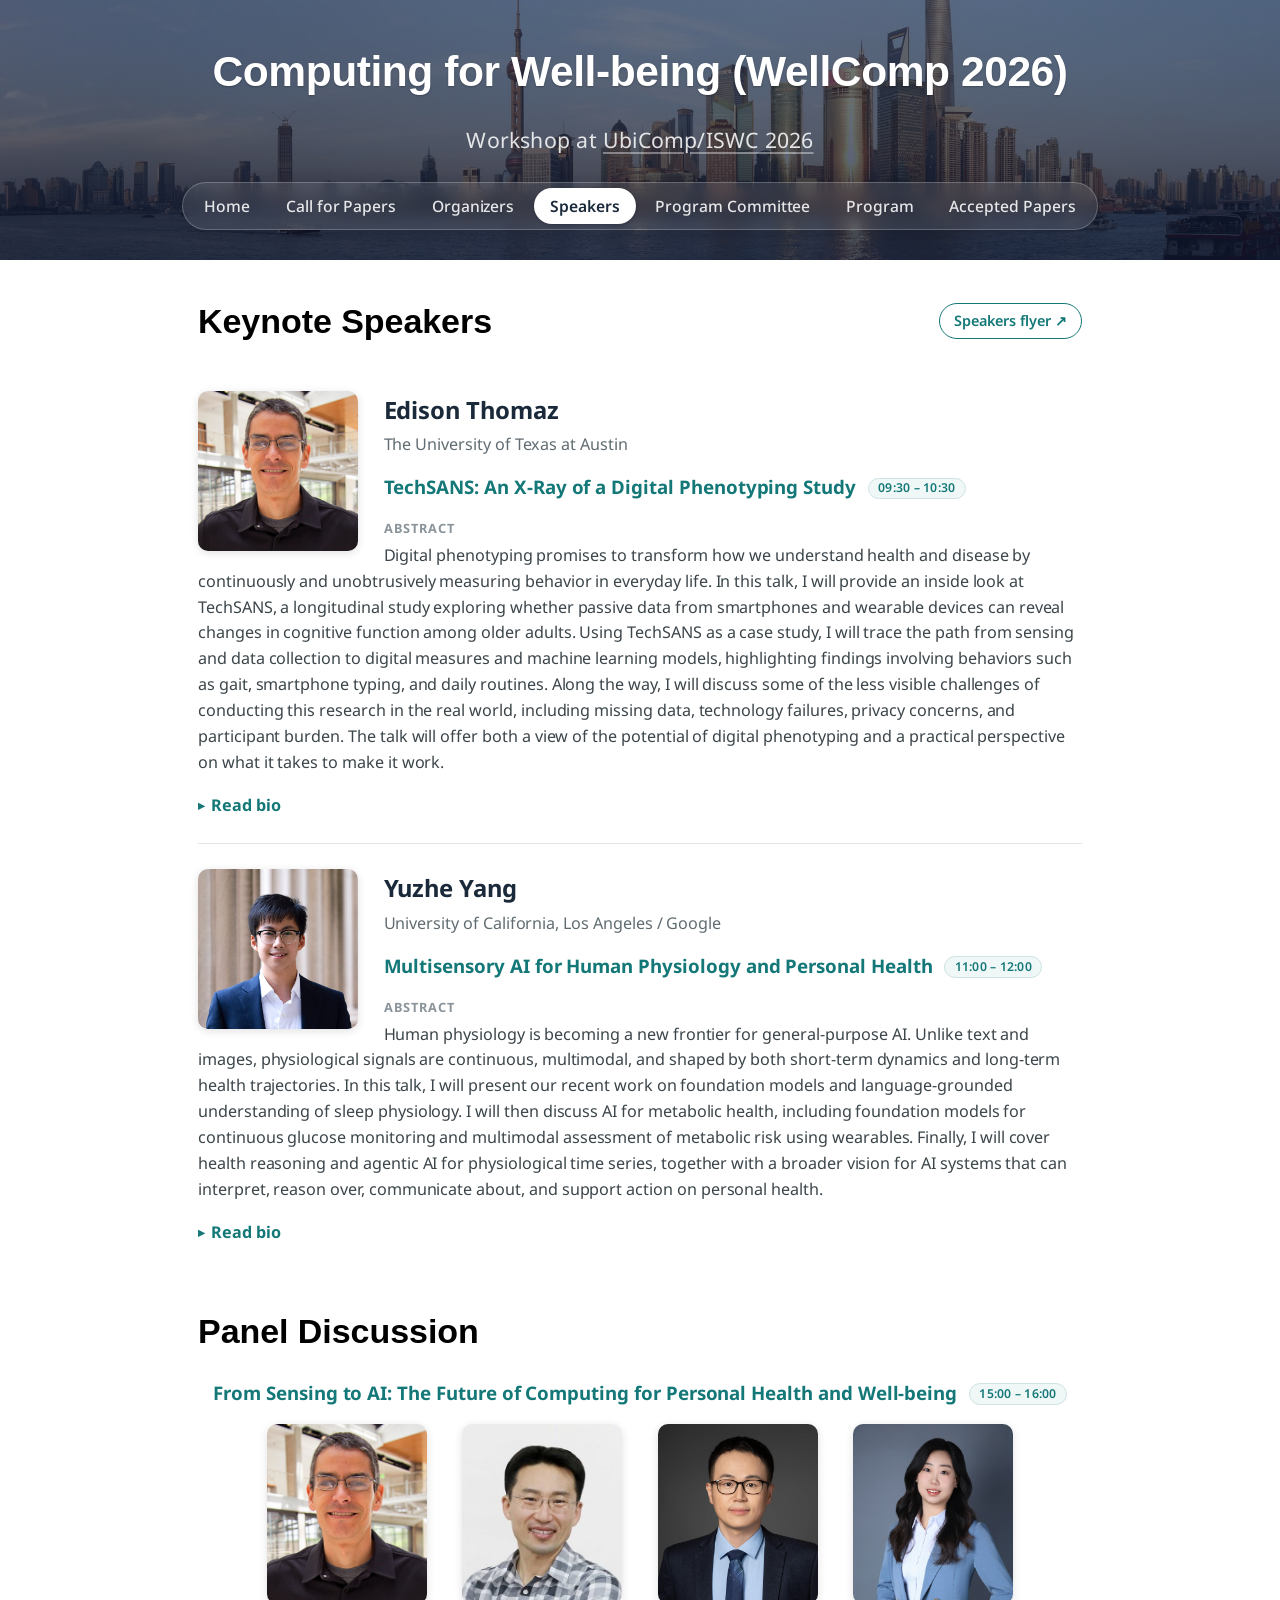
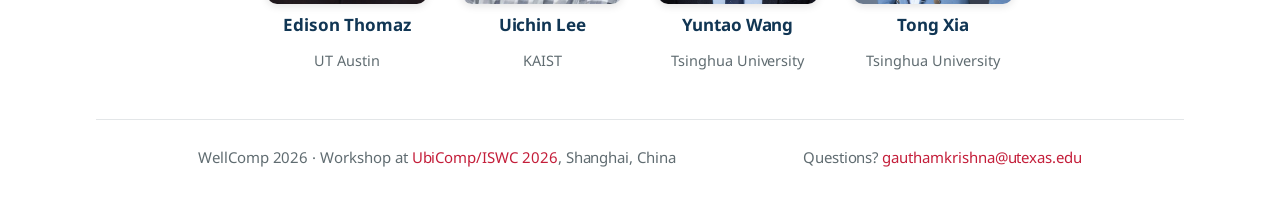
<file: speakers.html>
<!DOCTYPE html>
<html lang="en-US">
  <head>
  
    <meta charset="UTF-8" />

    <meta name="viewport" content="width=device-width, initial-scale=1" />
    <meta name="theme-color" content="#157878" />
    <meta
      name="apple-mobile-web-app-status-bar-style"
      content="black-translucent"
    />
    <title>Speakers | WellComp 2026</title>
    <meta name="description" content="Keynote speakers and panelists at WellComp 2026, the Computing for Well-being workshop at UbiComp/ISWC 2026." />
    <link rel="icon" type="image/svg+xml" href="./assets/images/favicon.svg" />
    <link rel="stylesheet" href="./assets/css/style.css?v=" />
    <link rel="stylesheet" href="./assets/css/site.css?v=2026-10" />
    <style>
      /* Keynote speakers */
      .speaker-info {
        display: flow-root;
        padding: 1.5rem 0;
        border-bottom: 1px solid #e3e6e8;
      }
      .speaker-info:first-of-type {
        padding-top: 0.25rem;
      }
      .speaker-info:last-of-type {
        border-bottom: 0;
      }
      .speaker-info,
      .panel-section {
        scroll-margin-top: 1.5rem;
      }
      .speaker-details h2 a {
        text-decoration: none;
      }
      .speaker-details h2 a:hover {
        text-decoration: underline;
      }
      .speaker-image {
        float: left;
        width: 160px;
        margin: 0.25rem 1.5rem 0.5rem 0;
      }
      .speaker-image img {
        display: block;
        width: 100%;
        aspect-ratio: 1 / 1;
        object-fit: cover;
        object-position: center top;
        border-radius: 10px;
        box-shadow: 0 2px 8px rgba(0, 0, 0, 0.12);
        transition: transform 0.2s ease, box-shadow 0.2s ease;
      }
      .speaker-image:hover img {
        transform: translateY(-3px);
        box-shadow: 0 6px 16px rgba(0, 0, 0, 0.16);
      }
      .speaker-details {
        min-width: 0;
      }
      .speaker-bio {
        clear: left;
      }
      .speaker-details h2 {
        margin: 0 0 0.2rem;
        font-size: 1.4rem;
      }
      .speaker-details h2 a {
        color: #1b2a3a;
      }
      .speaker-details h2 a:hover {
        color: #157878;
      }
      .speaker-affiliation {
        margin: 0 0 0.6rem;
        font-size: 0.95rem;
        color: #606c71;
      }
      .speaker-talk {
        margin: 0 0 1rem;
        font-size: 1.1rem;
        font-weight: 700;
        line-height: 1.35;
        color: #157878;
      }
      .speaker-label {
        display: block;
        margin: 0 0 0.25rem;
        font-size: 0.75rem;
        font-weight: 700;
        letter-spacing: 0.08em;
        text-transform: uppercase;
        color: #8a949a;
      }
      .speaker-abstract {
        margin: 0 0 0.6rem;
        font-size: 0.95rem;
        line-height: 1.6;
        color: #3b454a;
        text-wrap: pretty;
      }
      .slot {
        display: inline-block;
        vertical-align: 0.15em;
        margin-left: 0.4rem;
        padding: 0.1rem 0.55rem;
        border-radius: 999px;
        border: 1px solid #cfe3e3;
        background: #f0f7f7;
        color: #157878;
        font-size: 0.72rem;
        font-weight: 600;
        letter-spacing: 0.02em;
        white-space: nowrap;
        text-decoration: none;
        font-variant-numeric: tabular-nums;
      }
      .slot:hover {
        background: #157878;
        color: #fff;
        text-decoration: none;
      }
      .speaker-bio {
        font-size: 0.95rem;
        line-height: 1.5;
        color: #4a5357;
      }
      .speaker-bio summary {
        cursor: pointer;
        font-weight: 700;
        color: #157878;
        list-style: none;
        display: inline-flex;
        align-items: center;
        gap: 0.35rem;
      }
      .speaker-bio summary::-webkit-details-marker {
        display: none;
      }
      .speaker-bio summary:hover {
        text-decoration: underline;
      }
      .speaker-bio summary:focus-visible,
      .panelist-name a:focus-visible {
        outline: 2px solid #157878;
        outline-offset: 3px;
        border-radius: 3px;
      }
      .speaker-bio summary::before {
        content: "\25B8";
        font-size: 0.8em;
      }
      .speaker-bio[open] summary::before {
        content: "\25BE";
      }
      .speaker-bio p {
        margin: 0.5rem 0 0;
      }
      @media screen and (max-width: 600px) {
        .speaker-image {
          float: none;
          width: 160px;
          margin: 0 0 1rem;
        }
      }

      /* Panel discussion */
      .panel-section {
        margin-top: 2rem;
      }
      .panel-title {
        font-size: 1.1rem;
        font-weight: 700;
        line-height: 1.35;
        color: #157878;
        text-align: center;
        margin: 0 0 2rem;
      }
      .panel-grid {
        display: grid;
        grid-template-columns: repeat(4, minmax(0, 1fr));
        gap: 1.25rem;
        max-width: 760px;
        margin: 0 auto;
        align-items: start;
      }
      .panelist {
        text-align: center;
      }
      .panelist img {
        display: block;
        width: 100%;
        max-width: 160px;
        aspect-ratio: 1 / 1;
        object-fit: cover;
        object-position: center top;
        border-radius: 10px;
        margin: 0 auto;
        box-shadow: 0 2px 8px rgba(0, 0, 0, 0.12);
        transition: transform 0.2s ease, box-shadow 0.2s ease;
      }
      .panelist:hover img {
        transform: translateY(-3px);
        box-shadow: 0 6px 16px rgba(0, 0, 0, 0.16);
      }
      .panelist-name {
        margin: 0.6rem 0 0.1rem;
        font-size: 1rem;
        font-weight: 700;
        line-height: 1.25;
      }
      .panelist-name a {
        color: inherit;
        text-decoration: none;
      }
      .panelist-name a:hover {
        color: #157878;
        text-decoration: underline;
      }
      .panelist-affiliation {
        margin: 0;
        font-size: 0.85rem;
        line-height: 1.3;
        color: #606c71;
      }
      @media screen and (max-width: 800px) {
        .panel-grid {
          grid-template-columns: repeat(2, minmax(0, 1fr));
          max-width: 480px;
        }
      }
      @media screen and (max-width: 420px) {
        .panel-grid {
          grid-template-columns: 1fr;
          max-width: 220px;
        }
      }
    </style>
  </head>
  <body>
    <a id="skip-to-content" href="#content">Skip to the content.</a>

    <header class="page-header" role="banner">
      <h1 class="project-name">Computing for Well-being (WellComp 2026)</h1>
      <h2 class="project-tagline">Workshop at <a href="https://ubicomp.org/ubicomp-iswc-2026/" target="_blank" rel="noopener">UbiComp/ISWC 2026</a></h2>

      <nav class="site-nav" aria-label="Site">
        <a href="./index.html" class="btn">Home</a>
        <a href="./cfp.html" class="btn">Call for Papers</a>
        <a href="./organizers.html" class="btn">Organizers</a>
        <a href="./speakers.html" class="btn" aria-current="page">Speakers</a>
        <a href="./committee.html" class="btn">Program Committee</a>
        <a href="./schedule.html" class="btn">Program</a>
        <a href="./papers.html" class="btn">Accepted Papers</a>
      </nav>
    </header>

    <main id="content" class="main-content" role="main">
      <div class="page-title">
        <h1 id="keynotes">Keynote Speakers</h1>
        <a class="pill-link" href="wellcomp2026_speakers_poster.png" target="_blank" rel="noopener">Speakers flyer ↗</a>
      </div>

      <div class="speaker-info" id="edison-thomaz">
        <div class="speaker-image">
          <img src="./assets/images/edisonthomaz.jpeg" alt="Edison Thomaz" />
        </div>
        <div class="speaker-details">
          <h2><a href="https://users.ece.utexas.edu/~ethomaz/" target="_blank" rel="noopener">Edison Thomaz</a></h2>
          <p class="speaker-affiliation">The University of Texas at Austin</p>
          <p class="speaker-talk">TechSANS: An X-Ray of a Digital Phenotyping Study <a class="slot" href="./schedule.html">09:30 – 10:30</a></p>
          <p class="speaker-abstract"><span class="speaker-label">Abstract</span>Digital phenotyping promises to transform how we understand health and disease by continuously and unobtrusively measuring behavior in everyday life. In this talk, I will provide an inside look at TechSANS, a longitudinal study exploring whether passive data from smartphones and wearable devices can reveal changes in cognitive function among older adults. Using TechSANS as a case study, I will trace the path from sensing and data collection to digital measures and machine learning models, highlighting findings involving behaviors such as gait, smartphone typing, and daily routines. Along the way, I will discuss some of the less visible challenges of conducting this research in the real world, including missing data, technology failures, privacy concerns, and participant burden. The talk will offer both a view of the potential of digital phenotyping and a practical perspective on what it takes to make it work.</p>
          <details class="speaker-bio">
            <summary>Read bio</summary>
            <p>Edison Thomaz is an Associate Professor and William H. Hartwig Fellow in the Chandra Family Department of Electrical and Computer Engineering at UT Austin, where he directs the Human Signals Lab. His research develops novel sensing platforms and AI/ML methods to characterize health and disease from multimodal behavioral data. His work has been published in leading venues spanning ubiquitous computing, human-computer interaction, and digital health, including ACM IMWUT/UbiComp, CHI, and biomedical and health informatics venues. Thomaz is an Editor of the ACM Proceedings on Interactive, Mobile, Wearable and Ubiquitous Technologies (PACM IMWUT) and serves as Steering Committee Chair of the UbiComp conference. He holds a bachelor's degree in Computer Science from UT Austin, a master's from the MIT Media Lab, and a Ph.D. in Human-Centered Computing from Georgia Tech.</p>
          </details>
        </div>
      </div>

      <div class="speaker-info" id="yuzhe-yang">
        <div class="speaker-image">
          <img src="./assets/images/yuzheyang.jpg" alt="Yuzhe Yang" />
        </div>
        <div class="speaker-details">
          <h2><a href="https://web.cs.ucla.edu/~yuzhe/" target="_blank" rel="noopener">Yuzhe Yang</a></h2>
          <p class="speaker-affiliation">University of California, Los Angeles / Google</p>
          <p class="speaker-talk">Multisensory AI for Human Physiology and Personal Health <a class="slot" href="./schedule.html">11:00 – 12:00</a></p>
          <p class="speaker-abstract"><span class="speaker-label">Abstract</span>Human physiology is becoming a new frontier for general-purpose AI. Unlike text and images, physiological signals are continuous, multimodal, and shaped by both short-term dynamics and long-term health trajectories. In this talk, I will present our recent work on foundation models and language-grounded understanding of sleep physiology. I will then discuss AI for metabolic health, including foundation models for continuous glucose monitoring and multimodal assessment of metabolic risk using wearables. Finally, I will cover health reasoning and agentic AI for physiological time series, together with a broader vision for AI systems that can interpret, reason over, communicate about, and support action on personal health.</p>
          <details class="speaker-bio">
            <summary>Read bio</summary>
            <p>Yuzhe Yang is an Assistant Professor at UCLA, and a visiting faculty researcher at Google. He received his PhD in Computer Science at MIT. His research interests include machine learning and AI for health. His research has been published in Nature, Nature Medicine, Science Translational Medicine, NeurIPS, ICML, and ICLR, and featured in media outlets such as WSJ, Forbes, and BBC. His work has been recognized by Rising Stars in AI and Data Science, AMIA Doctoral Dissertation Award, and Forbes 30 Under 30.</p>
          </details>
        </div>
      </div>

      <section class="panel-section">
        <h1 id="panelists">Panel Discussion</h1>

        <p class="panel-title">From Sensing to AI: The Future of Computing for Personal Health and Well-being <a class="slot" href="./schedule.html">15:00 – 16:00</a></p>

        <div class="panel-grid">
          <div class="panelist">
            <img src="./assets/images/edisonthomaz.jpeg" alt="Edison Thomaz" width="180" height="180" loading="lazy" />
            <p class="panelist-name"><a href="https://users.ece.utexas.edu/~ethomaz/" target="_blank" rel="noopener">Edison Thomaz</a></p>
            <p class="panelist-affiliation">UT Austin</p>
          </div>

          <div class="panelist">
            <img src="./assets/images/uichinlee.jpg" alt="Uichin Lee" width="180" height="180" loading="lazy" />
            <p class="panelist-name"><a href="https://ic.kaist.ac.kr/" target="_blank" rel="noopener">Uichin Lee</a></p>
            <p class="panelist-affiliation">KAIST</p>
          </div>

          <div class="panelist">
            <img src="./assets/images/yuntaowang.png" alt="Yuntao Wang" width="180" height="180" loading="lazy" />
            <p class="panelist-name"><a href="https://pi.cs.tsinghua.edu.cn/lab/people/YuntaoWang/" target="_blank" rel="noopener">Yuntao Wang</a></p>
            <p class="panelist-affiliation">Tsinghua University</p>
          </div>

          <div class="panelist">
            <img src="./assets/images/tongxia.png" alt="Tong Xia" width="180" height="180" loading="lazy" />
            <p class="panelist-name"><a href="https://vsph.tsinghua.edu.cn/en/info/1010/1884.htm" target="_blank" rel="noopener">Tong Xia</a></p>
            <p class="panelist-affiliation">Tsinghua University</p>
          </div>
        </div>
      </section>
    </main>

    <footer class="site-footer">
      <p>WellComp 2026 · Workshop at <a href="https://ubicomp.org/ubicomp-iswc-2026/" target="_blank" rel="noopener">UbiComp/ISWC 2026</a>, Shanghai, China</p>
      <p>Questions? <a href="mailto:gauthamkrishna@utexas.edu">gauthamkrishna@utexas.edu</a></p>
    </footer>
  
  </body> 
</html>
</file>
<file: assets/css/site.css>
@import url("https://fonts.googleapis.com/css2?family=Noto+Sans:wght@400;500;600;700&display=swap");

/* WellComp 2026 site-wide overrides (loaded after the Cayman theme) */

/* ---------- Header ---------- */
.page-header {
  position: relative;
  padding-top: 2.25rem;
  padding-bottom: 1.75rem;
  background-image: url("../images/banner-shanghai.jpg");
  background-size: cover;
  background-position: center 62%;
  background-color: #10203a;
}
.page-header::before {
  content: "";
  position: absolute;
  inset: 0;
  background: linear-gradient(180deg, rgba(12, 22, 48, 0.55), rgba(12, 22, 48, 0.74));
  pointer-events: none;
}
.page-header > * {
  position: relative;
}
.project-name {
  letter-spacing: -0.01em;
  margin-bottom: 0.35rem;
  text-shadow: 0 1px 2px rgba(0, 0, 0, 0.25);
}
@media screen and (min-width: 64em) {
  .project-name {
    font-size: 2.5rem;
  }
}
.project-tagline {
  margin-bottom: 1.5rem;
  opacity: 0.85;
  letter-spacing: 0.01em;
}
.project-tagline a {
  color: #fff;
  text-decoration: underline;
  text-decoration-color: rgba(255, 255, 255, 0.45);
  text-underline-offset: 4px;
}
.project-tagline a:hover {
  text-decoration-color: #fff;
}

/* Home header: date and venue pills */
.hero-meta {
  display: flex;
  flex-wrap: wrap;
  justify-content: center;
  gap: 0.5rem;
  margin: -0.75rem 0 1.4rem;
}
.hero-meta span {
  display: inline-block;
  padding: 0.3rem 0.85rem;
  border-radius: 999px;
  background: rgba(255, 255, 255, 0.12);
  border: 1px solid rgba(255, 255, 255, 0.25);
  color: #fff;
  font-size: 0.88rem;
  font-weight: 500;
  letter-spacing: 0.01em;
  backdrop-filter: blur(6px);
  -webkit-backdrop-filter: blur(6px);
}

/* Navigation pill bar */
.site-nav {
  display: inline-flex;
  flex-wrap: wrap;
  justify-content: center;
  gap: 0.2rem;
  padding: 0.3rem;
  background: rgba(255, 255, 255, 0.1);
  border: 1px solid rgba(255, 255, 255, 0.22);
  border-radius: 999px;
  backdrop-filter: blur(8px);
  -webkit-backdrop-filter: blur(8px);
  box-shadow: 0 4px 16px rgba(0, 0, 0, 0.15);
}
.site-nav .btn,
.site-nav .btn + .btn {
  margin: 0;
  padding: 0.5rem 0.95rem;
  border: 0;
  border-radius: 999px;
  background: transparent;
  color: rgba(255, 255, 255, 0.88);
  font-size: 0.92rem;
  font-weight: 500;
  line-height: 1.2;
  white-space: nowrap;
  transition: background-color 0.15s, color 0.15s;
}
.site-nav .btn:hover {
  background: rgba(255, 255, 255, 0.16);
  color: #fff;
  text-decoration: none;
}
.site-nav .btn[aria-current="page"] {
  background: #fff;
  color: #1b2a3a;
  font-weight: 600;
  box-shadow: 0 1px 3px rgba(0, 0, 0, 0.2);
}
.site-nav .btn[aria-current="page"]:hover {
  background: #fff;
  color: #1b2a3a;
}
.site-nav .btn:focus-visible {
  outline: 2px solid #fff;
  outline-offset: 2px;
}
@media screen and (max-width: 72em) {
  .site-nav {
    border-radius: 16px;
  }
  .site-nav .btn,
  .site-nav .btn + .btn {
    padding: 0.45rem 0.8rem;
    font-size: 0.88rem;
  }
}
@media screen and (max-width: 42em) {
  .page-header {
    padding-top: 1.5rem;
    padding-bottom: 1.25rem;
  }
  .site-nav {
    display: flex;
    padding: 0.35rem;
  }
  .site-nav .btn,
  .site-nav .btn + .btn {
    display: inline-block;
    width: auto;
    flex: 1 1 auto;
    padding: 0.5rem 0.75rem;
    font-size: 0.85rem;
    text-align: center;
  }
}
.main-content a:focus-visible {
  outline: 2px solid #157878;
  outline-offset: 2px;
  border-radius: 2px;
}

/* Body text: one notch smaller than the theme default */
@media screen and (min-width: 42em) {
  .main-content {
    font-size: 1rem;
    line-height: 1.6;
  }
}

/* Headings: consistent, slightly smaller section titles */
.main-content h1 {
  margin-bottom: 1.25rem;
}
.main-content h2 {
  font-size: 1.35rem;
  margin-top: 2rem;
  margin-bottom: 0.75rem;
}
.main-content h1 + h2,
.main-content h1 + .roles h2:first-child {
  margin-top: 0.5rem;
}

/* People lists (committees, organizers) */
.people {
  columns: 2;
  column-gap: 2.5rem;
  line-height: 1.75;
  margin: 0 0 1.5rem;
}
.people span {
  color: #606c71;
  font-size: 0.92em;
}
@media screen and (max-width: 640px) {
  .people {
    columns: 1;
  }
}

/* Organizers: photo tiles */
.role {
  margin-bottom: 1.75rem;
}
.role h2 {
  margin: 0 0 0.9rem;
  font-size: 1.15rem;
  padding-bottom: 0.35rem;
  border-bottom: 1px solid #e3e6e8;
}
.main-content h1 + .role h2 {
  margin-top: 0;
}
.people-grid {
  display: grid;
  grid-template-columns: repeat(3, minmax(0, 1fr));
  gap: 0.6rem 0.75rem;
}
.person {
  display: flex;
  align-items: center;
  gap: 0.65rem;
  padding: 0.5rem 0.6rem;
  border: 1px solid #e3e6e8;
  border-radius: 10px;
  background: #fff;
  min-width: 0;
  transition: transform 0.2s ease, box-shadow 0.2s ease, border-color 0.2s ease;
}
.person:hover {
  transform: translateY(-2px);
  box-shadow: 0 6px 16px rgba(0, 0, 0, 0.08);
  border-color: #cfe3e3;
}
.person img {
  flex: none;
  width: 52px;
  height: 52px;
  border-radius: 50%;
  object-fit: cover;
  object-position: center top;
  box-shadow: 0 1px 4px rgba(0, 0, 0, 0.15);
}
.person-text {
  min-width: 0;
}
.person-name {
  margin: 0;
  font-size: 0.98rem;
  font-weight: 700;
  line-height: 1.25;
  color: #1b2a3a;
  white-space: nowrap;
  overflow: hidden;
  text-overflow: ellipsis;
}
.person-name a {
  color: inherit;
  text-decoration: none;
}
.person-name a:hover {
  color: #157878;
  text-decoration: underline;
}
.person-aff {
  margin: 0.2rem 0 0;
  font-size: 0.84rem;
  line-height: 1.3;
  color: #4a5357;
  white-space: nowrap;
  overflow: hidden;
  text-overflow: ellipsis;
}
.role-row {
  display: grid;
  grid-template-columns: 1fr 1fr 1fr;
  gap: 0 0.75rem;
}
.role-row .people-grid {
  grid-template-columns: 1fr;
}
.steering h2 {
  margin: 0.25rem 0 0.9rem;
  font-size: 1.15rem;
  padding-bottom: 0.35rem;
  border-bottom: 1px solid #e3e6e8;
}
.steering-list {
  list-style: none;
  margin: 0;
  padding: 0;
  display: grid;
  grid-template-columns: 1fr 1fr 1fr;
  gap: 0.55rem 1.5rem;
}
.steering-list li {
  padding-left: 0.85rem;
  border-left: 3px solid #157878;
  line-height: 1.35;
}
.committee-list {
  margin-top: 0.25rem;
}
.committee-list li {
  border-left-color: #2f4b6e;
}
.steering-list strong {
  display: block;
  font-size: 0.98rem;
  color: #1b2a3a;
}
.steering-list span {
  display: block;
  font-size: 0.86rem;
  color: #4a5357;
}
@media screen and (max-width: 800px) {
  .people-grid {
    grid-template-columns: 1fr 1fr;
  }
  .role-row {
    grid-template-columns: 1fr;
  }
  .steering-list {
    grid-template-columns: 1fr 1fr;
  }
}
@media screen and (max-width: 520px) {
  .people-grid,
  .steering-list {
    grid-template-columns: 1fr;
  }
}

/* Accepted papers */
.papers {
  counter-reset: paper;
}
.papers h2 {
  padding-bottom: 0.35rem;
  border-bottom: 1px solid #e3e6e8;
  margin-top: 2.25rem;
  margin-bottom: 1rem;
}
.papers h2::before {
  content: "";
  display: inline-block;
  width: 0.6rem;
  height: 0.6rem;
  margin-right: 0.55rem;
  border-radius: 3px;
  background: #2f4b6e;
  vertical-align: 0.05em;
}
.papers .slot {
  display: inline-block;
  vertical-align: 0.2em;
  margin-left: 0.5rem;
  padding: 0.05rem 0.55rem;
  border-radius: 999px;
  border: 1px solid #cfe3e3;
  background: #f0f7f7;
  color: #157878;
  font-size: 0.72rem;
  font-weight: 600;
  white-space: nowrap;
  text-decoration: none;
  font-variant-numeric: tabular-nums;
}
.papers .slot:hover {
  background: #157878;
  color: #fff;
}
.papers p:not(.section-intro) {
  position: relative;
  margin: 0 0 0.9rem;
  padding-left: 2.4rem;
  line-height: 1.45;
  text-wrap: pretty;
}
.papers p:not(.section-intro)::before {
  counter-increment: paper;
  content: counter(paper);
  position: absolute;
  left: 0;
  top: 0.05rem;
  width: 1.7rem;
  height: 1.7rem;
  border-radius: 50%;
  background: #eef3f7;
  color: #2f4b6e;
  font-size: 0.78rem;
  font-weight: 700;
  display: flex;
  align-items: center;
  justify-content: center;
  font-variant-numeric: tabular-nums;
}
.papers p b {
  color: #1b2a3a;
  font-weight: 700;
}
.papers p span {
  color: #2f4b6e;
  font-size: 0.92rem;
}
.papers small {
  color: #606c71;
  font-size: 0.8rem;
}
.papers .sep {
  color: #b9c3c8;
  margin: 0 0.1rem;
}
.papers sup {
  font-size: 0.65em;
}

/* Page title row with an action pill on the right */
.page-title {
  display: flex;
  align-items: center;
  justify-content: space-between;
  gap: 1rem;
  flex-wrap: wrap;
  margin-bottom: 1rem;
}
.page-title h1 {
  margin: 0;
}
.page-title .pill-link {
  margin-left: 0;
  padding: 0.3rem 0.85rem;
  font-size: 0.85rem;
}

/* Notice box (e.g. submissions closed) */
.notice {
  margin: 0 0 1.5rem;
  padding: 0.75rem 1rem;
  border-left: 4px solid #157878;
  background: #f0f7f7;
  border-radius: 0 6px 6px 0;
  font-size: 0.98rem;
}
.notice p {
  margin: 0;
}

/* ---------- Home page ---------- */
.facts {
  display: flex;
  flex-wrap: wrap;
  gap: 0;
  margin: 0 0 2.5rem;
  border: 1px solid #e3e6e8;
  border-radius: 10px;
  overflow: hidden;
  background: #fafbfb;
}
.fact {
  flex: 1 1 200px;
  display: flex;
  align-items: center;
  gap: 0.75rem;
  padding: 0.9rem 1.1rem;
  border-right: 1px solid #e3e6e8;
  min-width: 0;
}
.fact:last-child {
  border-right: 0;
}
.fact-icon {
  font-size: 1.4rem;
  line-height: 1;
}
.fact-label {
  display: block;
  font-size: 0.72rem;
  font-weight: 700;
  letter-spacing: 0.08em;
  text-transform: uppercase;
  color: #8a949a;
}
.fact-value {
  display: block;
  font-size: 0.98rem;
  font-weight: 600;
  color: #1b2a3a;
  line-height: 1.3;
}
.lead {
  font-size: 0.98rem;
  font-weight: 500;
  line-height: 1.55;
  color: #1b2a3a;
  margin: 0 0 1rem;
}
.about {
  columns: 2;
  column-gap: 2.5rem;
  column-rule: 1px solid #eef1f2;
  margin-bottom: 2rem;
}
.about p {
  margin: 0 0 1rem;
  font-size: 0.95rem;
  line-height: 1.6;
  color: #3b454a;
}
.about p:last-child {
  margin-bottom: 0;
}
.about p {
  text-wrap: pretty;
}
.nowrap {
  white-space: nowrap;
}
@media screen and (max-width: 800px) {
  .about {
    columns: 1;
  }
}
.flyers {
  display: block;
  margin-top: 0.3rem;
  font-size: 0.9rem;
  color: #606c71;
}
.home-notice {
  margin-bottom: 2.25rem;
}
.avatar-stack {
  display: flex;
  flex: none;
}
.avatar-stack img {
  width: 32px;
  height: 32px;
  border-radius: 50%;
  object-fit: cover;
  object-position: center top;
  border: 2px solid #fff;
  box-shadow: 0 1px 4px rgba(0, 0, 0, 0.15);
}
.avatar-stack img + img {
  margin-left: -10px;
}
.muted-note {
  font-size: 0.92rem;
  color: #606c71;
  margin: 0 0 2.5rem;
}
.pills {
  display: flex;
  flex-wrap: wrap;
  align-items: center;
  gap: 0.5rem;
  margin: 0;
}
.pills a {
  display: inline-block;
  padding: 0.3rem 0.8rem;
  border: 1px solid #c9d6d6;
  border-radius: 999px;
  font-size: 0.9rem;
  font-weight: 600;
  color: #157878;
  text-decoration: none;
  transition: background-color 0.15s;
}
.pills a:hover {
  background: #f0f7f7;
  text-decoration: none;
}
@media screen and (max-width: 800px) {
  .cards {
    grid-template-columns: 1fr;
  }
}
@media screen and (max-width: 640px) {
  .fact {
    flex-basis: 100%;
    border-right: 0;
    border-bottom: 1px solid #e3e6e8;
  }
  .fact:last-child {
    border-bottom: 0;
  }
}

/* ---------- Call for Papers ---------- */
.cfp p,
.cfp li,
.cfp dd {
  font-size: 1rem;
  line-height: 1.6;
  text-wrap: pretty;
}
.cfp h2 {
  margin: 2rem 0 0.9rem;
  font-size: 1.15rem;
  padding-bottom: 0.35rem;
  border-bottom: 1px solid #e3e6e8;
}
.dates {
  margin-bottom: 0.5rem;
}
.dates .fact {
  padding: 0.75rem 1rem;
}
.dates .fact-value {
  font-size: 0.95rem;
}
.pill-link {
  display: inline-block;
  margin-left: 0.4rem;
  padding: 0.1rem 0.6rem;
  border-radius: 999px;
  border: 1px solid #157878;
  color: #157878;
  font-size: 0.8rem;
  font-weight: 600;
  text-decoration: none;
  vertical-align: 0.1em;
}
.pill-link:hover {
  background: #157878;
  color: #fff;
  text-decoration: none;
}
.theme {
  columns: 2;
  column-gap: 2.5rem;
}
.theme p {
  margin: 0 0 1rem;
  font-size: 0.95rem;
  line-height: 1.6;
  color: #3b454a;
}
.section-intro {
  margin: 0 0 0.75rem;
  color: #606c71;
}
.topics {
  display: grid;
  grid-template-columns: 1fr 1fr;
  gap: 0 2.5rem;
}
.topics ul {
  margin: 0;
  padding-left: 1.2rem;
}
.topics li {
  margin: 0 0 0.45rem;
  font-size: 0.95rem;
  line-height: 1.5;
}
.details {
  display: grid;
  grid-template-columns: 9rem 1fr;
  gap: 0;
  margin: 0 0 1.5rem;
}
.details dt,
.details dd {
  padding: 0.6rem 0;
  border-top: 1px solid #eef1f2;
}
.details dt:first-of-type,
.details dd:first-of-type {
  border-top: 0;
}
.details dt {
  font-weight: 700;
  color: #157878;
  font-size: 0.92rem;
  line-height: 1.6;
}
.details dd {
  margin: 0;
  font-size: 0.95rem;
}
@media screen and (max-width: 800px) {
  .theme {
    columns: 1;
  }
}
@media screen and (max-width: 640px) {
  .topics {
    grid-template-columns: 1fr;
  }
  .details {
    grid-template-columns: 1fr;
  }
  .details dt {
    padding-bottom: 0;
  }
  .details dd {
    border-top: 0;
    padding-top: 0.15rem;
  }
}

/* ---------- Footer (all pages) ---------- */
.site-footer {
  max-width: 64rem;
  margin: 0 auto;
  padding: 1.5rem 6rem 2.5rem;
  border-top: 1px solid #e3e6e8;
  font-size: 0.88rem;
  color: #606c71;
  display: flex;
  flex-wrap: wrap;
  justify-content: space-between;
  gap: 0.5rem 1.5rem;
}
.site-footer p {
  margin: 0;
}
.site-footer .credit {
  flex-basis: 100%;
  font-size: 0.78rem;
  color: #8a949a;
}
.site-footer .credit a {
  color: inherit;
  text-decoration: underline;
}
@media screen and (max-width: 64em) {
  .site-footer {
    padding-left: 4rem;
    padding-right: 4rem;
  }
}
@media screen and (max-width: 42em) {
  .site-footer {
    padding: 1.25rem 1rem 2rem;
    flex-direction: column;
  }
}
</file>
<file: assets/css/style.css>
/*! normalize.css v3.0.2 | MIT License | git.io/normalize */
/**
 * 1. Set default font family to sans-serif.
 * 2. Prevent iOS text size adjust after orientation change, without disabling
 *    user zoom.
 */
@import url("https://fonts.googleapis.com/css?family=Google+Sans|Noto+Sans|Castoro");

html {
  font-family: sans-serif;
  /* 1 */
  -ms-text-size-adjust: 100%;
  /* 2 */
  -webkit-text-size-adjust: 100%;
  /* 2 */ }

/**
 * Remove default margin.
 */
body {
  margin: 0; }

/* HTML5 display definitions
   ========================================================================== */
/**
 * Correct `block` display not defined for any HTML5 element in IE 8/9.
 * Correct `block` display not defined for `details` or `summary` in IE 10/11
 * and Firefox.
 * Correct `block` display not defined for `main` in IE 11.
 */
article,
aside,
details,
figcaption,
figure,
footer,
header,
hgroup,
main,
menu,
nav,
section,
summary {
  display: block; }

/**
 * 1. Correct `inline-block` display not defined in IE 8/9.
 * 2. Normalize vertical alignment of `progress` in Chrome, Firefox, and Opera.
 */
audio,
canvas,
progress,
video {
  display: inline-block;
  /* 1 */
  vertical-align: baseline;
  /* 2 */ }

/**
 * Prevent modern browsers from displaying `audio` without controls.
 * Remove excess height in iOS 5 devices.
 */
audio:not([controls]) {
  display: none;
  height: 0; }

/**
 * Address `[hidden]` styling not present in IE 8/9/10.
 * Hide the `template` element in IE 8/9/11, Safari, and Firefox < 22.
 */
[hidden],
template {
  display: none; }

/* Links
   ========================================================================== */
/**
 * Remove the gray background color from active links in IE 10.
 */
a {
  background-color: transparent; }

/**
 * Improve readability when focused and also mouse hovered in all browsers.
 */
a:active,
a:hover {
  outline: 0; }

/* Text-level semantics
   ========================================================================== */
/**
 * Address styling not present in IE 8/9/10/11, Safari, and Chrome.
 */
abbr[title] {
  border-bottom: 1px dotted; }

/**
 * Address style set to `bolder` in Firefox 4+, Safari, and Chrome.
 */
b,
strong {
  font-weight: bold; }

/**
 * Address styling not present in Safari and Chrome.
 */
dfn {
  font-style: italic; }

/**
 * Address variable `h1` font-size and margin within `section` and `article`
 * contexts in Firefox 4+, Safari, and Chrome.
 */
h1 {
  font-family: 'Google Sans', sans-serif;
  font-size: 2em;
  margin: 0.67em 0; }

/**
 * Address styling not present in IE 8/9.
 */
mark {
  background: #ff0;
  color: #000; }

/**
 * Address inconsistent and variable font size in all browsers.
 */
small {
  font-size: 80%; }

/**
 * Prevent `sub` and `sup` affecting `line-height` in all browsers.
 */
sub,
sup {
  font-size: 75%;
  line-height: 0;
  position: relative;
  vertical-align: baseline; }

sup {
  top: -0.5em; }

sub {
  bottom: -0.25em; }

/* Embedded content
   ========================================================================== */
/**
 * Remove border when inside `a` element in IE 8/9/10.
 */
img {
  border: 0; }

/**
 * Correct overflow not hidden in IE 9/10/11.
 */
svg:not(:root) {
  overflow: hidden; }

/* Grouping content
   ========================================================================== */
/**
 * Address margin not present in IE 8/9 and Safari.
 */
figure {
  margin: 1em 40px; }

/**
 * Address differences between Firefox and other browsers.
 */
hr {
  box-sizing: content-box;
  height: 0; }

/**
 * Contain overflow in all browsers.
 */
pre {
  overflow: auto; }

/**
 * Address odd `em`-unit font size rendering in all browsers.
 */
code,
kbd,
pre,
samp {
  font-family: monospace, monospace;
  font-size: 1em; }

/* Forms
   ========================================================================== */
/**
 * Known limitation: by default, Chrome and Safari on OS X allow very limited
 * styling of `select`, unless a `border` property is set.
 */
/**
 * 1. Correct color not being inherited.
 *    Known issue: affects color of disabled elements.
 * 2. Correct font properties not being inherited.
 * 3. Address margins set differently in Firefox 4+, Safari, and Chrome.
 */
button,
input,
optgroup,
select,
textarea {
  color: inherit;
  /* 1 */
  font: inherit;
  /* 2 */
  margin: 0;
  /* 3 */ }

/**
 * Address `overflow` set to `hidden` in IE 8/9/10/11.
 */
button {
  overflow: visible; }

/**
 * Address inconsistent `text-transform` inheritance for `button` and `select`.
 * All other form control elements do not inherit `text-transform` values.
 * Correct `button` style inheritance in Firefox, IE 8/9/10/11, and Opera.
 * Correct `select` style inheritance in Firefox.
 */
button,
select {
  text-transform: none; }

/**
 * 1. Avoid the WebKit bug in Android 4.0.* where (2) destroys native `audio`
 *    and `video` controls.
 * 2. Correct inability to style clickable `input` types in iOS.
 * 3. Improve usability and consistency of cursor style between image-type
 *    `input` and others.
 */
button,
html input[type="button"],
input[type="reset"],
input[type="submit"] {
  -webkit-appearance: button;
  /* 2 */
  cursor: pointer;
  /* 3 */ }

/**
 * Re-set default cursor for disabled elements.
 */
button[disabled],
html input[disabled] {
  cursor: default; }

/**
 * Remove inner padding and border in Firefox 4+.
 */
button::-moz-focus-inner,
input::-moz-focus-inner {
  border: 0;
  padding: 0; }

/**
 * Address Firefox 4+ setting `line-height` on `input` using `!important` in
 * the UA stylesheet.
 */
input {
  line-height: normal; }

/**
 * It's recommended that you don't attempt to style these elements.
 * Firefox's implementation doesn't respect box-sizing, padding, or width.
 *
 * 1. Address box sizing set to `content-box` in IE 8/9/10.
 * 2. Remove excess padding in IE 8/9/10.
 */
input[type="checkbox"],
input[type="radio"] {
  box-sizing: border-box;
  /* 1 */
  padding: 0;
  /* 2 */ }

/**
 * Fix the cursor style for Chrome's increment/decrement buttons. For certain
 * `font-size` values of the `input`, it causes the cursor style of the
 * decrement button to change from `default` to `text`.
 */
input[type="number"]::-webkit-inner-spin-button,
input[type="number"]::-webkit-outer-spin-button {
  height: auto; }

/**
 * 1. Address `appearance` set to `searchfield` in Safari and Chrome.
 * 2. Address `box-sizing` set to `border-box` in Safari and Chrome
 *    (include `-moz` to future-proof).
 */
input[type="search"] {
  -webkit-appearance: textfield;
  /* 1 */
  /* 2 */
  box-sizing: content-box; }

/**
 * Remove inner padding and search cancel button in Safari and Chrome on OS X.
 * Safari (but not Chrome) clips the cancel button when the search input has
 * padding (and `textfield` appearance).
 */
input[type="search"]::-webkit-search-cancel-button,
input[type="search"]::-webkit-search-decoration {
  -webkit-appearance: none; }

/**
 * Define consistent border, margin, and padding.
 */
fieldset {
  border: 1px solid #c0c0c0;
  margin: 0 2px;
  padding: 0.35em 0.625em 0.75em; }

/**
 * 1. Correct `color` not being inherited in IE 8/9/10/11.
 * 2. Remove padding so people aren't caught out if they zero out fieldsets.
 */
legend {
  border: 0;
  /* 1 */
  padding: 0;
  /* 2 */ }

/**
 * Remove default vertical scrollbar in IE 8/9/10/11.
 */
textarea {
  overflow: auto; }

/**
 * Don't inherit the `font-weight` (applied by a rule above).
 * NOTE: the default cannot safely be changed in Chrome and Safari on OS X.
 */
optgroup {
  font-weight: bold; }

/* Tables
   ========================================================================== */
/**
 * Remove most spacing between table cells.
 */
table {
  border-collapse: collapse;
  border-spacing: 0; }

td,
th {
  padding: 0; }

.highlight table td {
  padding: 5px; }

.highlight table pre {
  margin: 0; }

.highlight .cm {
  color: #999988;
  font-style: italic; }

.highlight .cp {
  color: #999999;
  font-weight: bold; }

.highlight .c1 {
  color: #999988;
  font-style: italic; }

.highlight .cs {
  color: #999999;
  font-weight: bold;
  font-style: italic; }

.highlight .c, .highlight .cd {
  color: #999988;
  font-style: italic; }

.highlight .err {
  color: #a61717;
  background-color: #e3d2d2; }

.highlight .gd {
  color: #000000;
  background-color: #ffdddd; }

.highlight .ge {
  color: #000000;
  font-style: italic; }

.highlight .gr {
  color: #aa0000; }

.highlight .gh {
  color: #999999; }

.highlight .gi {
  color: #000000;
  background-color: #ddffdd; }

.highlight .go {
  color: #888888; }

.highlight .gp {
  color: #555555; }

.highlight .gs {
  font-weight: bold; }

.highlight .gu {
  color: #aaaaaa; }

.highlight .gt {
  color: #aa0000; }

.highlight .kc {
  color: #000000;
  font-weight: bold; }

.highlight .kd {
  color: #000000;
  font-weight: bold; }

.highlight .kn {
  color: #000000;
  font-weight: bold; }

.highlight .kp {
  color: #000000;
  font-weight: bold; }

.highlight .kr {
  color: #000000;
  font-weight: bold; }

.highlight .kt {
  color: #445588;
  font-weight: bold; }

.highlight .k, .highlight .kv {
  color: #000000;
  font-weight: bold; }

.highlight .mf {
  color: #009999; }

.highlight .mh {
  color: #009999; }

.highlight .il {
  color: #009999; }

.highlight .mi {
  color: #009999; }

.highlight .mo {
  color: #009999; }

.highlight .m, .highlight .mb, .highlight .mx {
  color: #009999; }

.highlight .sb {
  color: #d14; }

.highlight .sc {
  color: #d14; }

.highlight .sd {
  color: #d14; }

.highlight .s2 {
  color: #d14; }

.highlight .se {
  color: #d14; }

.highlight .sh {
  color: #d14; }

.highlight .si {
  color: #d14; }

.highlight .sx {
  color: #d14; }

.highlight .sr {
  color: #009926; }

.highlight .s1 {
  color: #d14; }

.highlight .ss {
  color: #990073; }

.highlight .s {
  color: #d14; }

.highlight .na {
  color: #008080; }

.highlight .bp {
  color: #999999; }

.highlight .nb {
  color: #0086B3; }

.highlight .nc {
  color: #445588;
  font-weight: bold; }

.highlight .no {
  color: #008080; }

.highlight .nd {
  color: #3c5d5d;
  font-weight: bold; }

.highlight .ni {
  color: #800080; }

.highlight .ne {
  color: #990000;
  font-weight: bold; }

.highlight .nf {
  color: #990000;
  font-weight: bold; }

.highlight .nl {
  color: #990000;
  font-weight: bold; }

.highlight .nn {
  color: #555555; }

.highlight .nt {
  color: #000080; }

.highlight .vc {
  color: #008080; }

.highlight .vg {
  color: #008080; }

.highlight .vi {
  color: #008080; }

.highlight .nv {
  color: #008080; }

.highlight .ow {
  color: #000000;
  font-weight: bold; }

.highlight .o {
  color: #000000;
  font-weight: bold; }

.highlight .w {
  color: #bbbbbb; }

.highlight {
  background-color: #f8f8f8; }

* {
  box-sizing: border-box; }

html {
  font-family: "Noto Sans", "Helvetica Neue", Helvetica, Arial, sans-serif;
  font-size: 17px;
  line-height: 1.58;
  letter-spacing: -.003em;}

body {
  padding: 0;
  margin: 0;
  color: #113654; }

#skip-to-content {
  height: 1px;
  width: 1px;
  position: absolute;
  overflow: hidden;
  top: -10px; }
  #skip-to-content:focus {
    position: fixed;
    top: 10px;
    left: 10px;
    height: auto;
    width: auto;
    background: #3be1c5;
    outline: thick solid #3be1c5; }

a {
  color: #C41E3A;
  text-decoration: none; }
  a:hover {
    text-decoration: underline; }

.btn {
  display: inline-block;
  margin-bottom: 1rem;
  color: rgba(255, 255, 255, 0.7);
  background-color: rgba(255, 255, 255, 0.08);
  border-color: rgba(255, 255, 255, 0.2);
  border-style: solid;
  border-width: 1px;
  border-radius: 0.3rem;
  transition: color 0.2s, background-color 0.2s, border-color 0.2s; }
  .btn:hover {
    color: rgba(255, 255, 255, 0.8);
    text-decoration: none;
    background-color: rgba(255, 255, 255, 0.2);
    border-color: rgba(255, 255, 255, 0.3); }
  .btn + .btn {
    margin-left: 1rem; }
  @media screen and (min-width: 64em) {
    .btn {
      padding: 0.75rem 1rem; } }
  @media screen and (min-width: 42em) and (max-width: 64em) {
    .btn {
      padding: 0.6rem 0.9rem;
      font-size: 0.9rem; } }
  @media screen and (max-width: 42em) {
    .btn {
      display: block;
      width: 100%;
      padding: 0.75rem;
      font-size: 0.9rem; }
      .btn + .btn {
        margin-top: 1rem;
        margin-left: 0; } }

.btn-disabled {
  display: inline-block;
  margin-bottom: 1rem;
  color: rgba(255, 255, 255, 0.7);
  background-color: rgba(0, 0, 0, 0.50);
  border-color: rgba(255, 255, 255, 0.2);
  border-style: solid;
  border-width: 1px;
  border-radius: 0.3rem;
  transition: color 0.2s, background-color 0.2s, border-color 0.2s; }
  .btn-disabled + .btn-disabled {
    margin-left: 1rem; }
  .btn + .btn-disabled {
    margin-left: 1rem; }
  @media screen and (min-width: 64em) {
    .btn-disabled {
      padding: 0.75rem 1rem; } }
  @media screen and (min-width: 42em) and (max-width: 64em) {
    .btn-disabled {
      padding: 0.6rem 0.9rem;
      font-size: 0.9rem; } }
  @media screen and (max-width: 42em) {
    .btn-disabled {
      display: block;
      width: 100%;
      padding: 0.75rem;
      font-size: 0.9rem; }
      .btn-disabled + .btn-disabled {
        margin-top: 1rem;
        margin-left: 0; } }

.page-header {
  color: white;
  text-align: center;
  background-color: #000;
  background-image: linear-gradient(120deg, #FFF, #000); }
  @media screen and (min-width: 64em) {
    .page-header {
      padding: 2.5rem 6rem; } }
  @media screen and (min-width: 42em) and (max-width: 64em) {
    .page-header {
      padding: 2.5rem 4rem; } }
  @media screen and (max-width: 42em) {
    .page-header {
      padding: 2rem 1rem; } }

.project-name {
  margin-top: 0;
  margin-bottom: 0.1rem; }
  @media screen and (min-width: 64em) {
    .project-name {
      font-size: 3.25rem; } }
  @media screen and (min-width: 42em) and (max-width: 64em) {
    .project-name {
      font-size: 2.25rem; } }
  @media screen and (max-width: 42em) {
    .project-name {
      font-size: 1.75rem; } }

.project-tagline {
  margin-bottom: 2rem;
  font-weight: normal;
  opacity: 0.7; }
  @media screen and (min-width: 64em) {
    .project-tagline {
      font-size: 1.25rem; } }
  @media screen and (min-width: 42em) and (max-width: 64em) {
    .project-tagline {
      font-size: 1.15rem; } }
  @media screen and (max-width: 42em) {
    .project-tagline {
      font-size: 1rem; } }

.main-content {
  word-wrap: break-word; }
  .main-content :first-child {
    margin-top: 0; }
  @media screen and (min-width: 64em) {
    .main-content {
      max-width: 64rem;
      padding: 2rem 6rem;
      margin: 0 auto;
      font-size: 1.1rem; } }
  @media screen and (min-width: 42em) and (max-width: 64em) {
    .main-content {
      padding: 2rem 4rem;
      font-size: 1.1rem; } }
  @media screen and (max-width: 42em) {
    .main-content {
      padding: 2rem 1rem;
      font-size: 1rem; } }
  .main-content kbd {
    background-color: #fafbfc;
    border: 1px solid #c6cbd1;
    border-bottom-color: #959da5;
    border-radius: 3px;
    box-shadow: inset 0 -1px 0 #959da5;
    color: #444d56;
    display: inline-block;
    font-size: 11px;
    line-height: 10px;
    padding: 3px 5px;
    vertical-align: middle; }
  .main-content img {
    max-width: 100%; }
  .main-content h1,
  .main-content h2,
  .main-content h3,
  .main-content h4,
  .main-content h5,
  .main-content h6 {
    margin-top: 2rem;
    margin-bottom: 1rem;
    font-weight: normal;
    color: black; }
  .main-content p {
    margin-bottom: 1em; }
  .main-content code {
    padding: 2px 4px;
    font-family: Consolas, "Liberation Mono", Menlo, Courier, monospace;
    font-size: 0.9rem;
    color: black;
    background-color: #f3f6fa;
    border-radius: 0.3rem; }
  .main-content pre {
    padding: 0.8rem;
    margin-top: 0;
    margin-bottom: 1rem;
    font: 1rem Consolas, "Liberation Mono", Menlo, Courier, monospace;
    color: black;
    word-wrap: normal;
    background-color: #f3f6fa;
    border: solid 1px #999;
    border-radius: 0.3rem; }
    .main-content pre > code {
      padding: 0;
      margin: 0;
      font-size: 0.9rem;
      color: black;
      word-break: normal;
      white-space: pre;
      background: transparent;
      border: 0; }
  .main-content .highlight {
    margin-bottom: 1rem; }
    .main-content .highlight pre {
      margin-bottom: 0;
      word-break: normal; }
  .main-content .highlight pre,
  .main-content pre {
    padding: 0.8rem;
    overflow: auto;
    font-size: 0.9rem;
    line-height: 1.45;
    border-radius: 0.3rem;
    -webkit-overflow-scrolling: touch; }
  .main-content pre code,
  .main-content pre tt {
    display: inline;
    max-width: initial;
    padding: 0;
    margin: 0;
    overflow: initial;
    line-height: inherit;
    word-wrap: normal;
    background-color: transparent;
    border: 0; }
    .main-content pre code:before, .main-content pre code:after,
    .main-content pre tt:before,
    .main-content pre tt:after {
      content: normal; }
  .main-content ul,
  .main-content ol {
    margin-top: 0; }
  .main-content blockquote {
    padding: 0 1rem;
    margin-left: 0;
    color: #999;
    border-left: 0.3rem solid #999; }
    .main-content blockquote > :first-child {
      margin-top: 0; }
    .main-content blockquote > :last-child {
      margin-bottom: 0; }
  .main-content table {
    display: block;
    width: 100%;
    overflow: auto;
    word-break: normal;
    word-break: keep-all;
    -webkit-overflow-scrolling: touch; }
    .main-content table th {
      font-weight: bold; }
    .main-content table th,
    .main-content table td {
      padding: 0.5rem 1rem;
      border: 1px solid white; }
  .main-content dl {
    padding: 0; }
    .main-content dl dt {
      padding: 0;
      margin-top: 1rem;
      font-size: 1rem;
      font-weight: bold; }
    .main-content dl dd {
      padding: 0;
      margin-bottom: 1rem; }
  .main-content hr {
    height: 2px;
    padding: 0;
    margin: 1rem 0;
    background-color: #999;
    border: 0; }

.site-footer {
  padding-top: 2rem;
  margin-top: 2rem;
  border-top: solid 1px #999; }
  @media screen and (min-width: 64em) {
    .site-footer {
      font-size: 1rem; } }
  @media screen and (min-width: 42em) and (max-width: 64em) {
    .site-footer {
      font-size: 1rem; } }
  @media screen and (max-width: 42em) {
    .site-footer {
      font-size: 0.9rem; } }

.site-footer-owner {
  display: block;
  font-weight: bold; }

.site-footer-credits {
  color: #999; }

.logo-container {
  margin: auto;
  width: 25%;
  margin-top: 1.75rem; }

.main-content h1,
.main-content h2,
.main-content h3,
.main-content h4,
.main-content h5,
.main-content h6 {
  margin-top: 2rem;
  margin-bottom: 1rem;
  font-weight: bold;
  color: black; }

.page-header {
  color: white;
  text-align: center;
  background-color: #000;
  background-image: url("../images/banner.png");
  background-repeat: no-repeat;
  background-size: cover;
  background-position: center; }
  @media screen and (min-width: 64em) {
    .page-header {
      padding: 2.5rem 6rem; } }
  @media screen and (min-width: 42em) and (max-width: 64em) {
    .page-header {
      padding: 2.5rem 4rem; } }
  @media screen and (max-width: 42em) {
    .page-header {
      padding: 2rem 1rem; } }

td {
  vertical-align: top; }

abstract {
  font-size: 0.90rem; }
</file>
